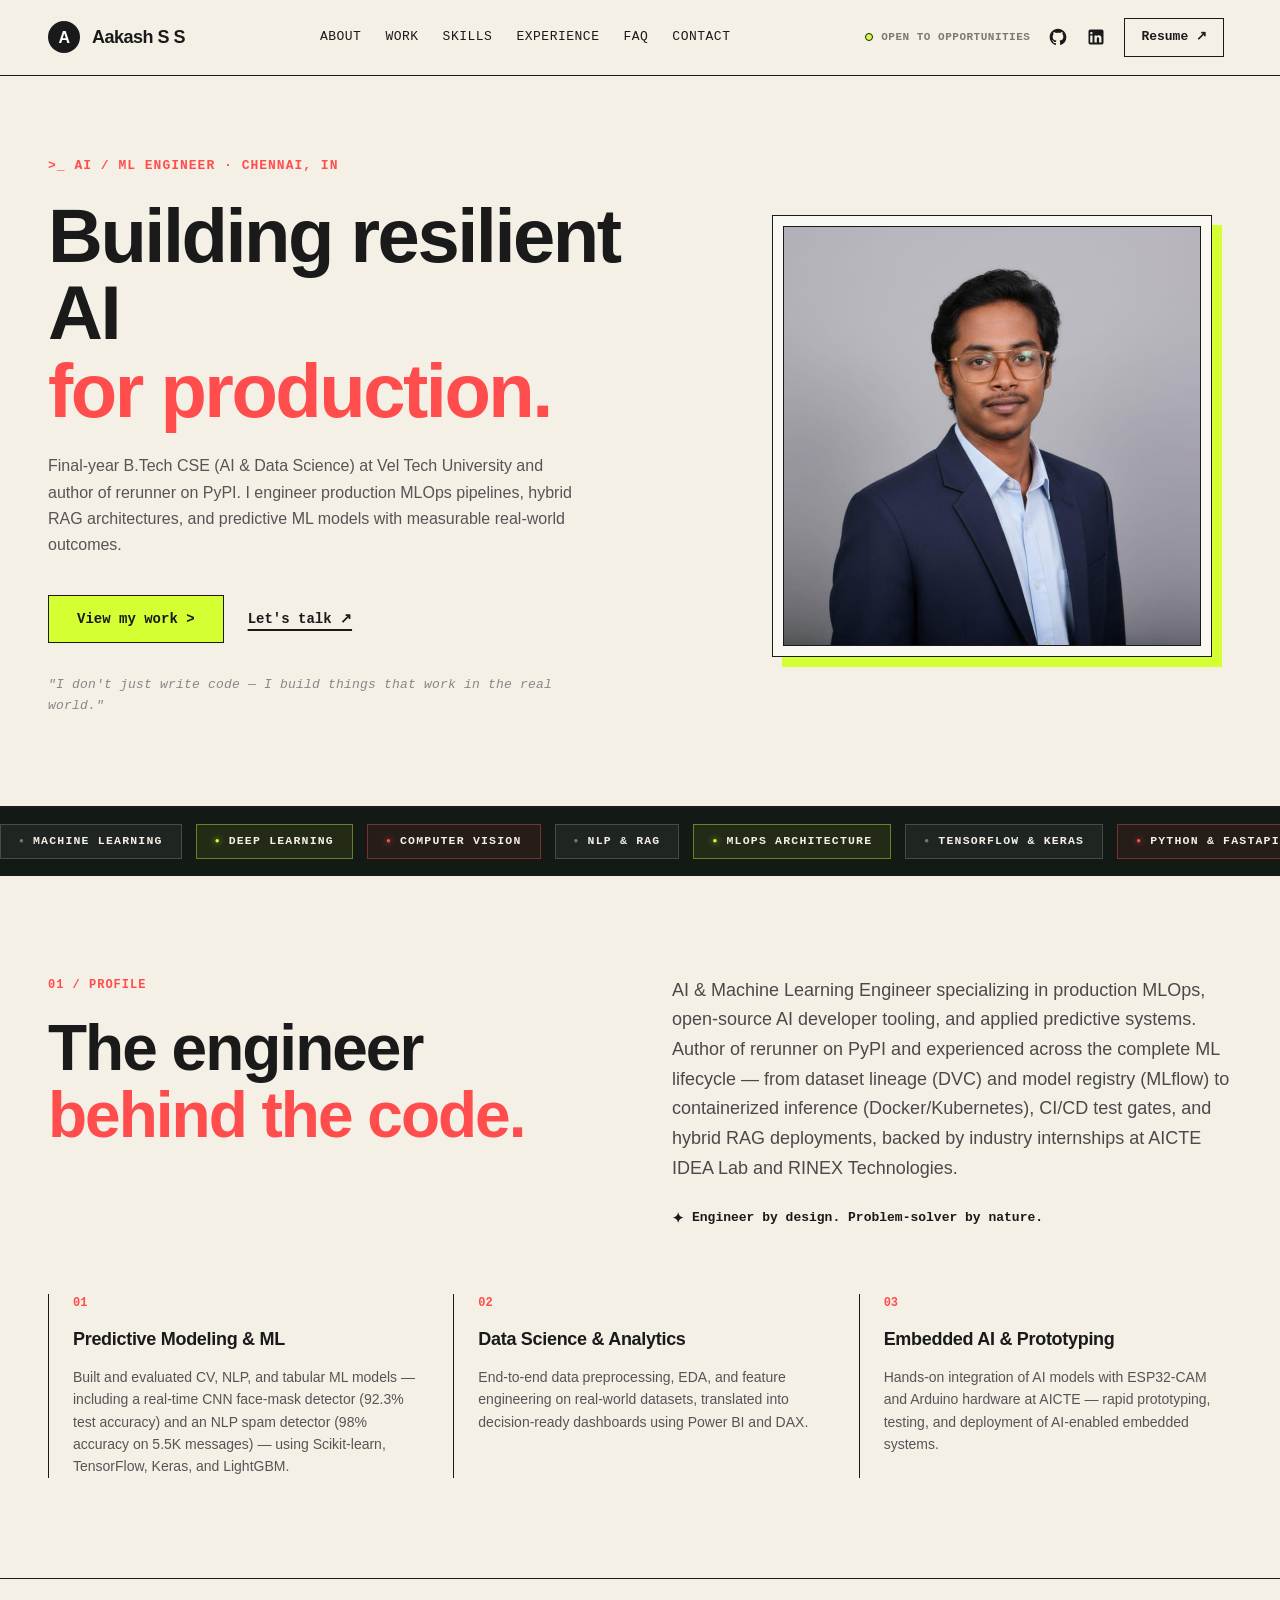
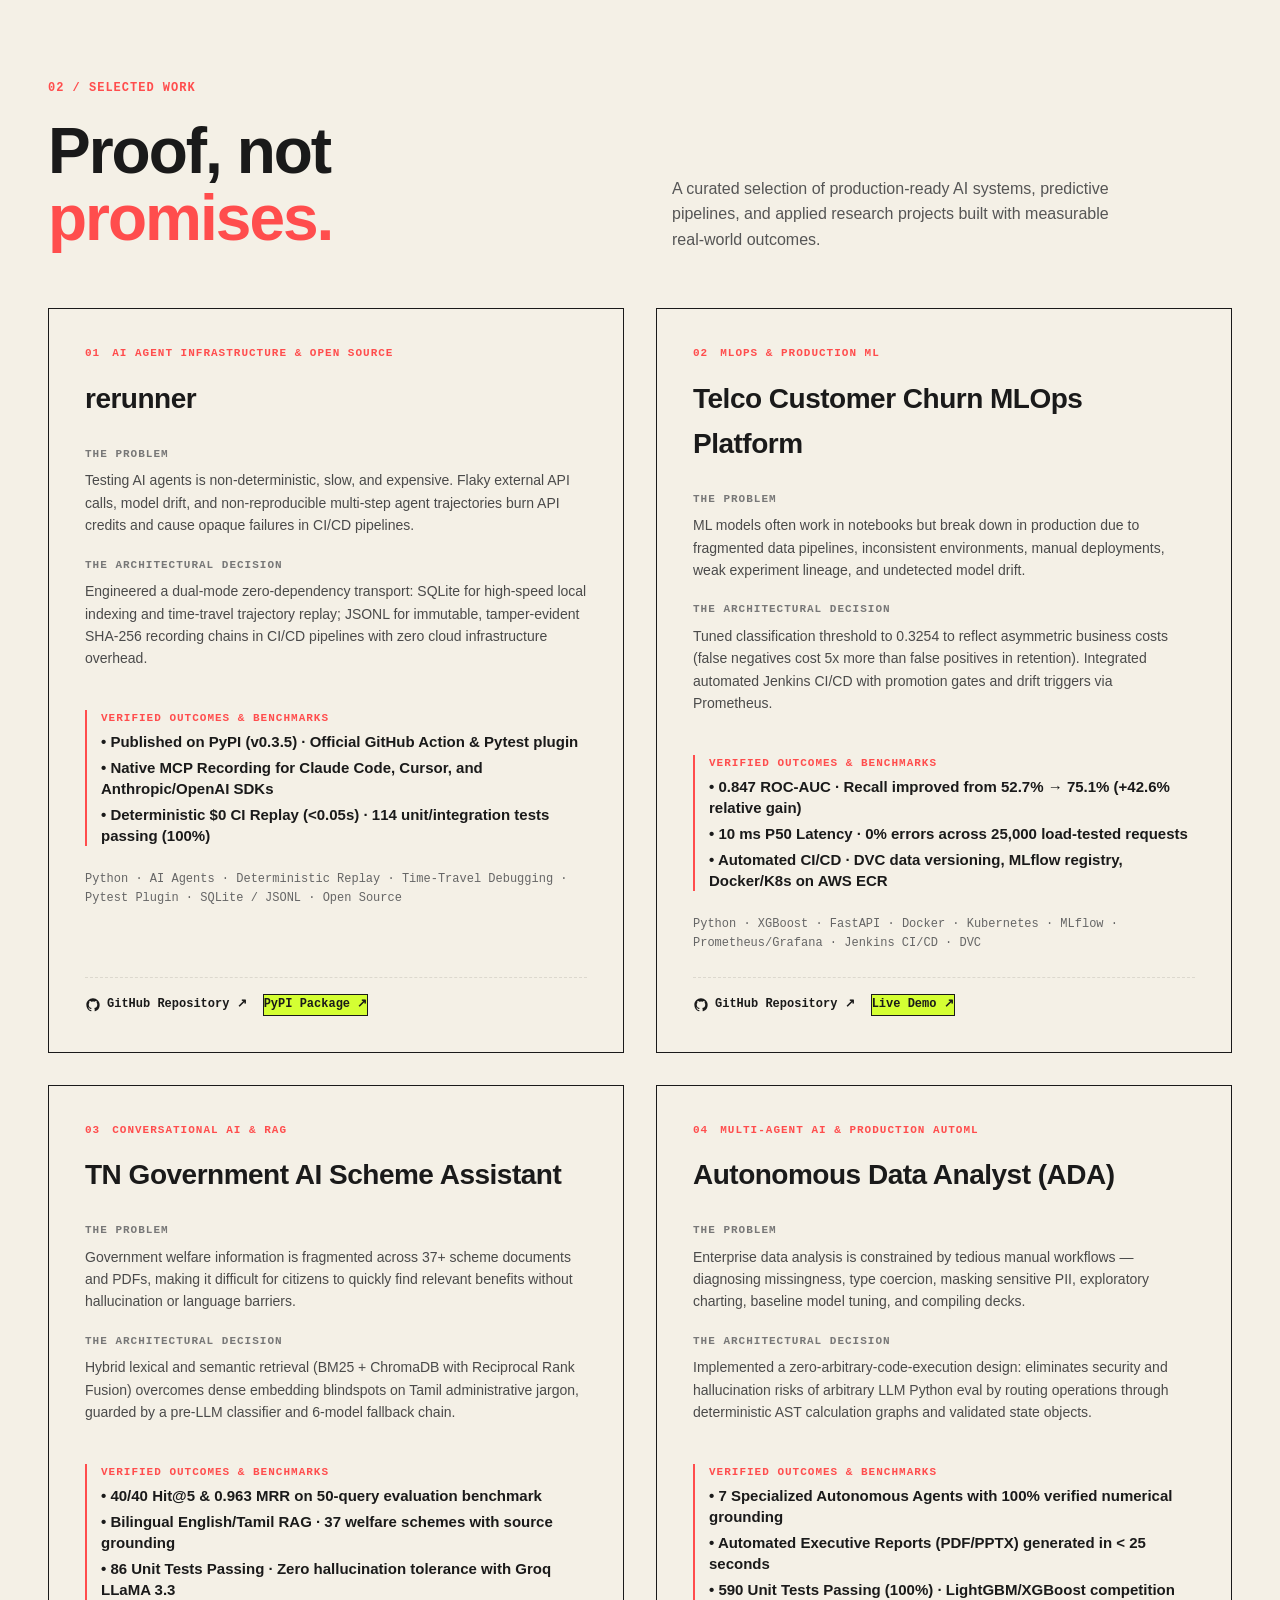
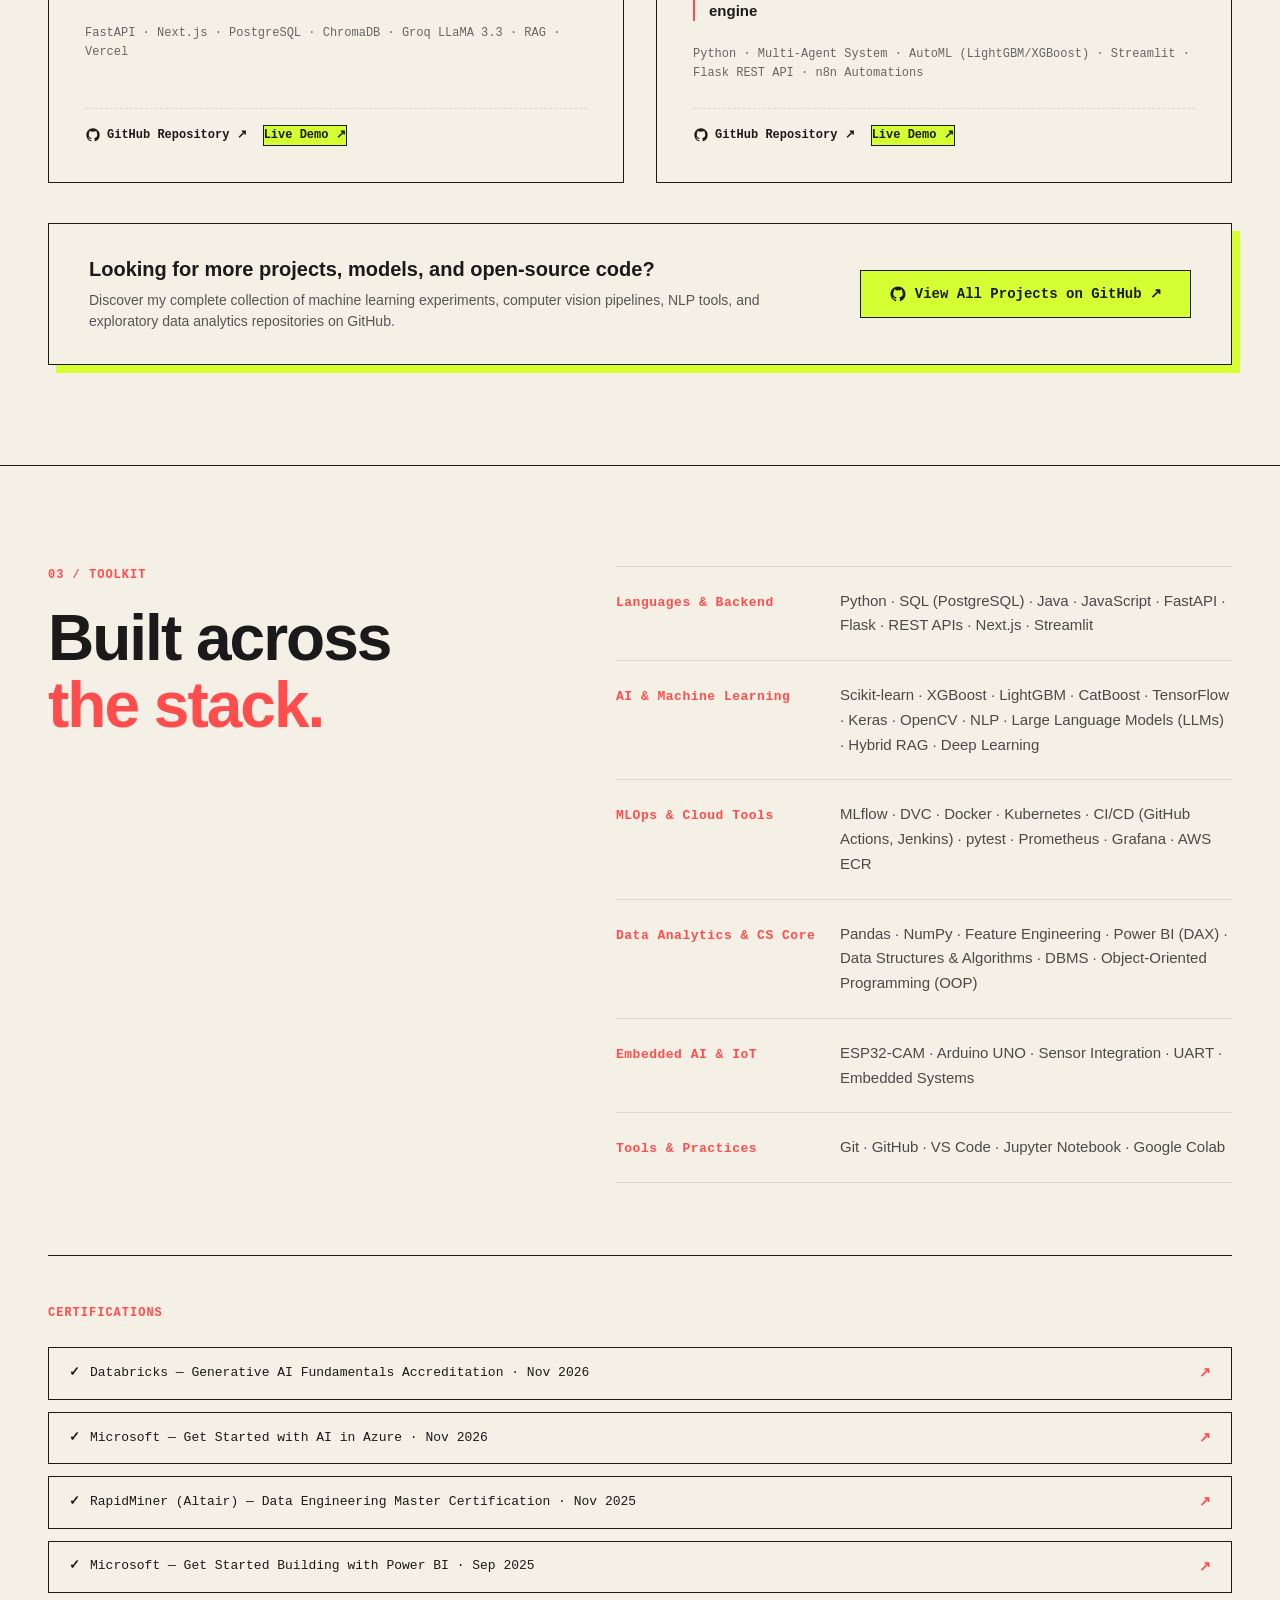
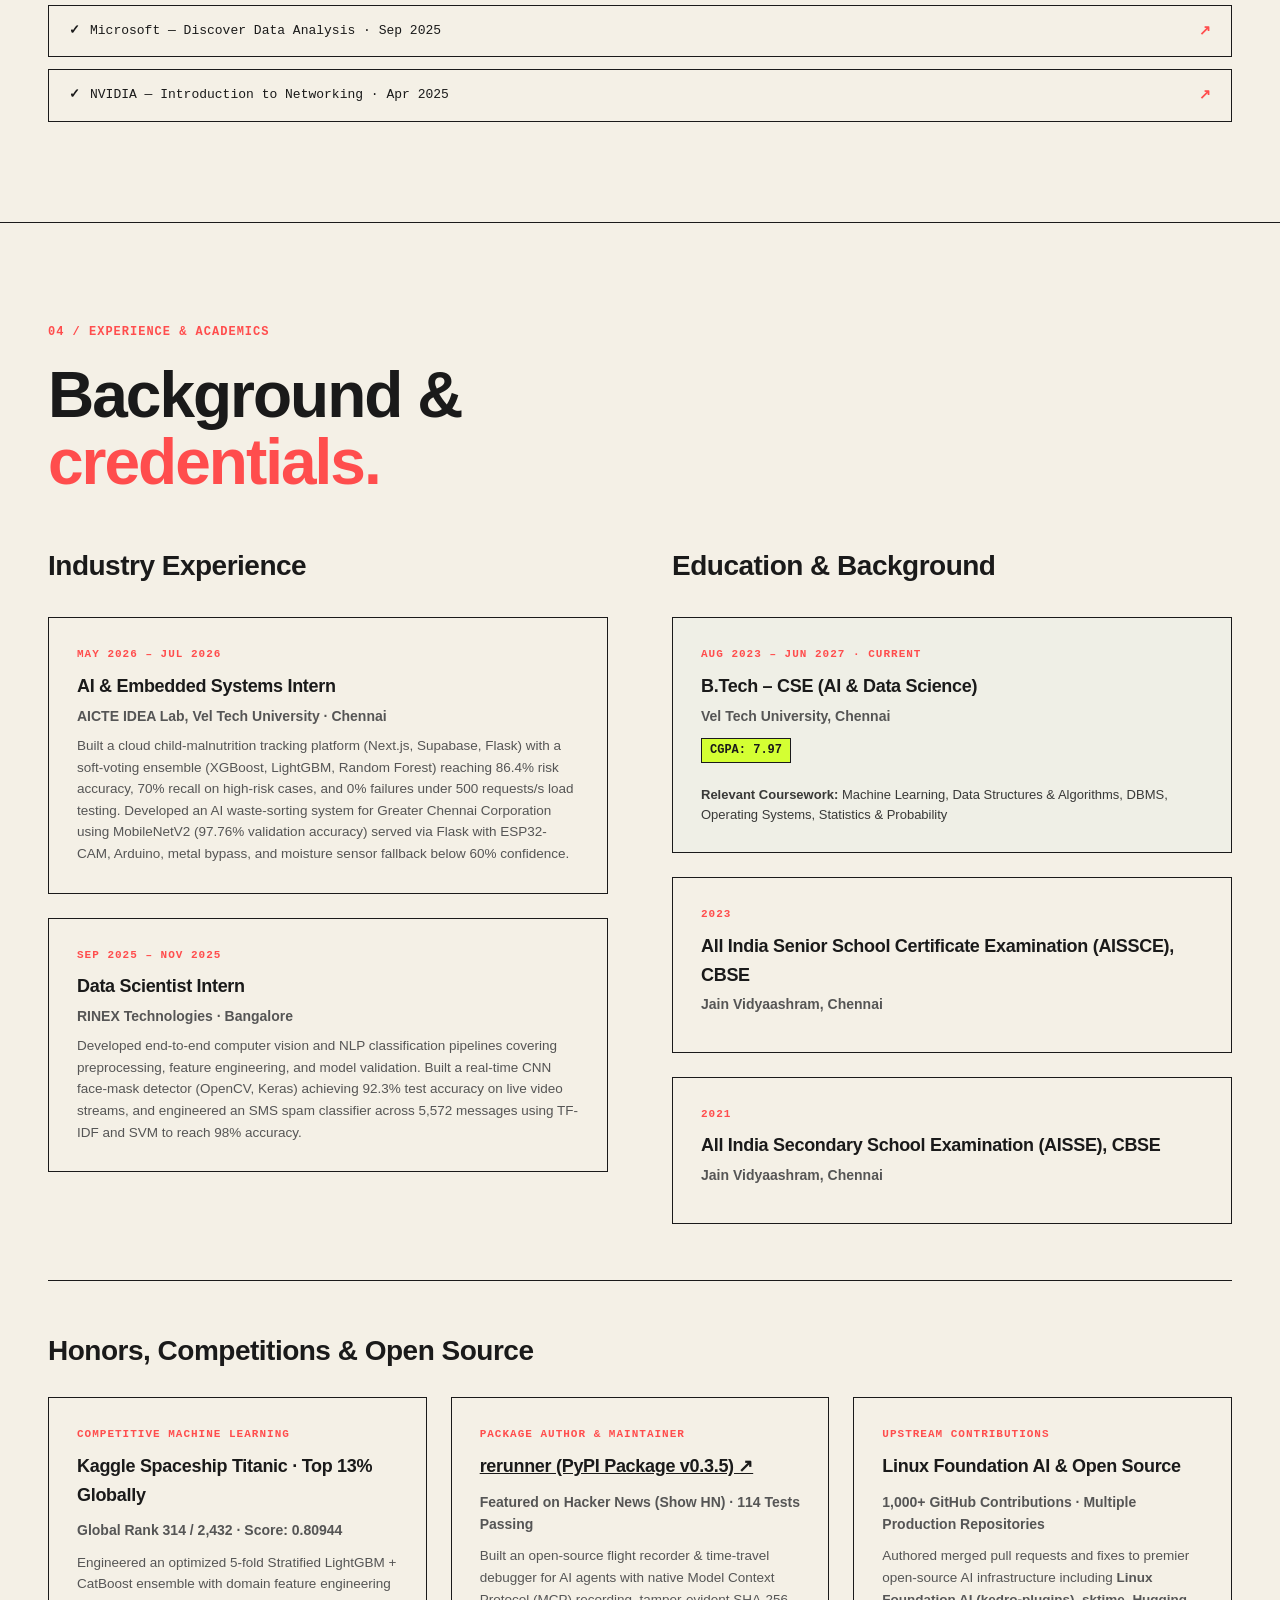
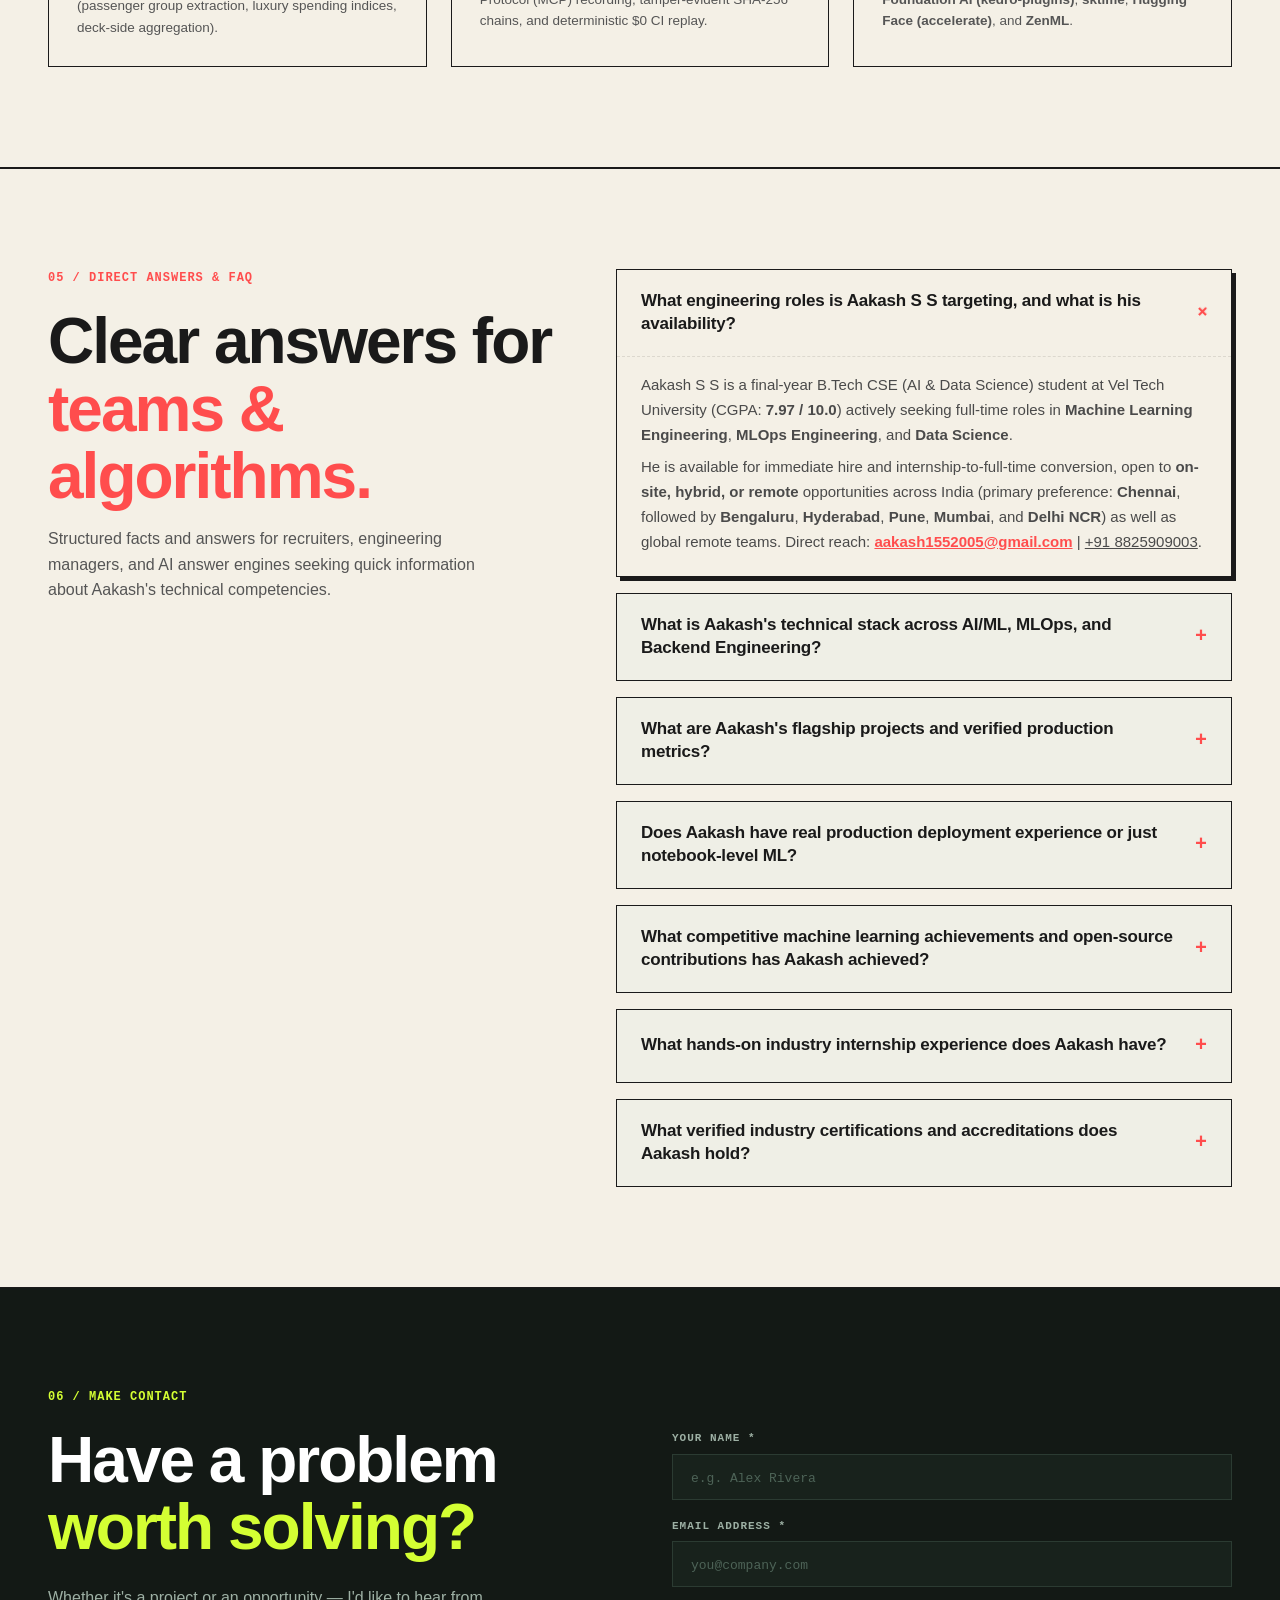
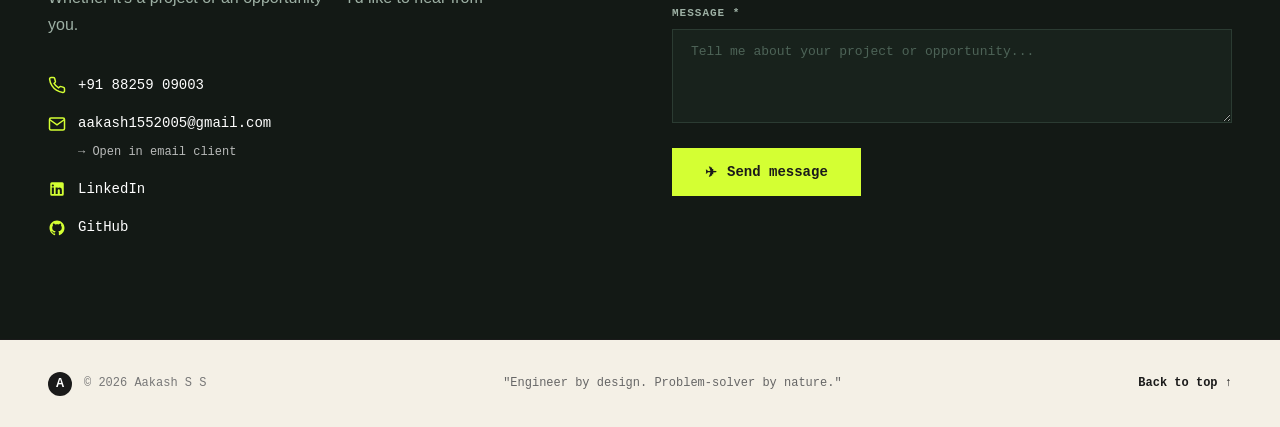
<file: index.html>
<!DOCTYPE html>
<html lang="en">
<head>
  <meta charset="UTF-8">
  <meta name="viewport" content="width=device-width, initial-scale=1.0">
  <meta http-equiv="X-UA-Compatible" content="IE=edge">
  <meta http-equiv="Content-Security-Policy" content="default-src 'self' https:; script-src 'self' 'nonce-aakash2026ldjson' https://fonts.googleapis.com; style-src 'self' 'unsafe-inline' https://fonts.googleapis.com; font-src 'self' https://fonts.gstatic.com data:; img-src 'self' data: https:; connect-src 'self' https://api.web3forms.com; frame-ancestors 'none'; object-src 'none'; base-uri 'self';">
  <meta http-equiv="X-Content-Type-Options" content="nosniff">
  <meta name="referrer" content="strict-origin-when-cross-origin">
  <meta name="google-site-verification" content="-qx4MP8jLqt6kHz3kRDalnD9yBT0jO_F91brX0Mq7cc" />
  <title>Aakash S S | AI &amp; Machine Learning Engineer Portfolio</title>
  <meta name="description" content="Official portfolio of Aakash S S — AI &amp; ML Engineer in Chennai. Specializing in Deep Learning, Computer Vision, MLOps, NLP, and Predictive Analytics.">
  <meta name="keywords" content="Aakash S S, Aakash SS, AI Engineer, Machine Learning Engineer, Data Scientist, Deep Learning, Computer Vision, MLOps, Vel Tech University, Chennai, TensorFlow, PyTorch, Python">
  <meta name="author" content="Aakash S S">
  <meta name="robots" content="index, follow, max-image-preview:large, max-snippet:-1, max-video-preview:-1">
  <link rel="canonical" href="https://aakash1552005.github.io/">
  <link rel="icon" type="image/svg+xml" href="favicon.svg">
  
  <!-- Open Graph / Facebook / LinkedIn / WhatsApp -->
  <meta property="og:type" content="profile">
  <meta property="og:site_name" content="Aakash S S Portfolio">
  <meta property="og:locale" content="en_US">
  <meta property="og:url" content="https://aakash1552005.github.io/">
  <meta property="og:title" content="Aakash S S | AI &amp; Machine Learning Engineer">
  <meta property="og:description" content="Building resilient AI for production. Final-year B.Tech CSE (AI & Data Science) at Vel Tech University and author of rerunner on PyPI. Engineering production MLOps pipelines, hybrid RAG architectures, and predictive ML models.">
  <meta property="og:image" content="https://aakash1552005.github.io/headshot.jpg">
  <meta property="og:image:secure_url" content="https://aakash1552005.github.io/headshot.jpg">
  <meta property="og:image:width" content="1006">
  <meta property="og:image:height" content="832">
  <meta property="og:image:alt" content="Aakash S S - AI &amp; Machine Learning Engineer">
  <meta property="og:image:type" content="image/jpeg">

  <!-- Twitter / X Meta -->
  <meta name="twitter:card" content="summary_large_image">
  <meta name="twitter:title" content="Aakash S S | AI &amp; ML Engineer">
  <meta name="twitter:description" content="Building resilient AI for production. Final-year B.Tech CSE (AI & Data Science) at Vel Tech University and author of rerunner on PyPI.">
  <meta name="twitter:image" content="https://aakash1552005.github.io/headshot.jpg">
  <meta name="twitter:image:alt" content="Aakash S S - AI &amp; Machine Learning Engineer">

  <!-- LLM & AI Context Disclosures (GEO) -->
  <link rel="alternate" type="text/plain" href="https://aakash1552005.github.io/llms.txt" title="LLM Context Summary">
  <link rel="alternate" type="text/plain" href="https://aakash1552005.github.io/llms-full.txt" title="LLM Full Context Documentation">

  <!-- Performance: Preload Above-the-Fold Hero Portrait Image -->
  <link rel="preload" as="image" href="headshot.jpg" fetchpriority="high">

  <!-- Google Fonts: Space Grotesk, Inter, JetBrains Mono -->
  <link rel="preconnect" href="https://fonts.googleapis.com">
  <link rel="preconnect" href="https://fonts.gstatic.com" crossorigin>
  <link href="https://fonts.googleapis.com/css2?family=Inter:wght@400;500;600;700&family=JetBrains+Mono:ital,wght@0,400;0,500;0,600;0,700;1,400&family=Space+Grotesk:wght@500;600;700;800&display=swap" rel="stylesheet">
  
  <!-- Stylesheet -->
  <link rel="stylesheet" href="style.css">

  <!-- Comprehensive Schema.org Graph for SEO, AEO & GEO -->
  <script type="application/ld+json" nonce="aakash2026ldjson">
  {
    "@context": "https://schema.org",
    "@graph": [
      {
        "@type": "WebSite",
        "@id": "https://aakash1552005.github.io/#website",
        "url": "https://aakash1552005.github.io/",
        "name": "Aakash S S | AI & Machine Learning Engineer Portfolio",
        "description": "Official developer portfolio of Aakash S S — AI & Machine Learning Engineer and Data Scientist specializing in Deep Learning, Computer Vision, MLOps, and Predictive Analytics.",
        "inLanguage": "en-US",
        "publisher": {
          "@id": "https://aakash1552005.github.io/#person"
        }
      },
      {
        "@type": "ProfilePage",
        "@id": "https://aakash1552005.github.io/#profilepage",
        "url": "https://aakash1552005.github.io/",
        "name": "Aakash S S — AI & Machine Learning Engineer",
        "isPartOf": {
          "@id": "https://aakash1552005.github.io/#website"
        },
        "about": {
          "@id": "https://aakash1552005.github.io/#person"
        },
        "mainEntity": {
          "@id": "https://aakash1552005.github.io/#person"
        },
        "speakable": {
          "@type": "SpeakableSpecification",
          "cssSelector": [".hero-title", ".hero-description", ".hero-quote", ".faq-answer"]
        }
      },
      {
        "@type": "Person",
        "@id": "https://aakash1552005.github.io/#person",
        "name": "Aakash S S",
        "alternateName": ["AAKASH S S", "Aakash SS", "Aakash S S AI Engineer", "Aakash S S Chennai", "Aakash Vel Tech"],
        "jobTitle": "AI & Machine Learning Engineer",
        "description": "AI & Machine Learning Engineer building predictive models, computer vision systems, RAG applications, and production MLOps pipelines.",
        "telephone": "+918825909003",
        "email": "aakash1552005@gmail.com",
        "url": "https://aakash1552005.github.io/",
        "image": "https://aakash1552005.github.io/headshot.jpg",
        "sameAs": [
          "https://github.com/aakash1552005",
          "https://www.linkedin.com/in/aakash-s-s-88b91a301"
        ],
        "address": {
          "@type": "PostalAddress",
          "addressLocality": "Chennai",
          "addressRegion": "Tamil Nadu",
          "addressCountry": "India"
        },
        "alumniOf": {
          "@type": "CollegeOrUniversity",
          "name": "Vel Tech Rangarajan Dr. Sagunthala R&D Institute of Science and Technology",
          "sameAs": "https://www.veltech.edu.in/",
          "address": "Chennai, Tamil Nadu, India"
        },
        "knowsAbout": [
          "Artificial Intelligence",
          "Machine Learning",
          "Deep Learning",
          "Computer Vision",
          "Natural Language Processing",
          "Retrieval-Augmented Generation",
          "MLOps",
          "Data Science",
          "TensorFlow",
          "PyTorch",
          "Keras",
          "Scikit-learn",
          "XGBoost",
          "FastAPI",
          "Kubernetes",
          "Docker",
          "MLflow",
          "Power BI",
          "Python",
          "SQL"
        ],
        "hasOccupation": {
          "@type": "Occupation",
          "name": "AI & Machine Learning Engineer",
          "skills": [
            "Deep Learning",
            "Computer Vision",
            "Natural Language Processing",
            "Retrieval-Augmented Generation",
            "MLOps",
            "Predictive Modeling",
            "Python",
            "TensorFlow",
            "PyTorch",
            "XGBoost",
            "FastAPI",
            "Docker",
            "Kubernetes",
            "SQL"
          ]
        }
      },
      {
        "@type": "ItemList",
        "@id": "https://aakash1552005.github.io/#projects",
        "name": "Aakash S S Featured AI & ML Projects",
        "itemListElement": [
          {
            "@type": "ListItem",
            "position": 1,
            "name": "rerunner",
            "description": "Deterministic flight recorder, $0 CI replay engine, and time-travel debugger for AI agents published on PyPI (v0.3.5) with native MCP support, tamper-evident SHA-256 chains, and 114 tests passing at 100%."
          },
          {
            "@type": "ListItem",
            "position": 2,
            "name": "Telco Customer Churn MLOps Platform",
            "description": "End-to-end MLOps pipeline achieving 0.847 ROC-AUC and recall improved from 52.7% to 75.1% through threshold optimization with automated Jenkins CI/CD, MLflow tracking, AWS ECR, and Docker/Kubernetes deployment."
          },
          {
            "@type": "ListItem",
            "position": 3,
            "name": "TN Government AI Scheme Assistant",
            "description": "Bilingual conversational RAG assistant querying 37 welfare schemes (40/40 Hit@5, 0.963 MRR) with source citations, 86 validation tests, and a 6-model fallback guardrail using Groq LLaMA 3.3, ChromaDB, and FastAPI."
          },
          {
            "@type": "ListItem",
            "position": 4,
            "name": "Autonomous Data Analyst (ADA)",
            "description": "Production multi-agent tabular intelligence and AutoML system orchestrating 7 specialized agents with 100% verified numerical grounding, zero arbitrary code execution, and 590 unit tests passing at 100%."
          }
        ]
      },
      {
        "@type": "FAQPage",
        "@id": "https://aakash1552005.github.io/#faq",
        "mainEntity": [
          {
            "@type": "Question",
            "name": "What engineering roles is Aakash S S targeting, and what is his availability?",
            "acceptedAnswer": {
              "@type": "Answer",
              "text": "Aakash S S is a final-year B.Tech CSE (AI & Data Science) student at Vel Tech University (CGPA: 7.97 / 10.0) targeting full-time roles in Machine Learning Engineering, MLOps Engineering, and Data Science. He is available for immediate hire and internship-to-full-time conversion, open to on-site, hybrid, or remote positions across India (Chennai, Bengaluru, Hyderabad, Pune, Mumbai, Delhi NCR) as well as global remote teams. Reach out via email at aakash1552005@gmail.com or phone +91 8825909003."
            }
          },
          {
            "@type": "Question",
            "name": "What is Aakash's technical stack across AI/ML, MLOps, and Backend Engineering?",
            "acceptedAnswer": {
              "@type": "Answer",
              "text": "Languages & Backend: Python, SQL (PostgreSQL), Java, JavaScript, FastAPI, Flask, REST APIs, JSON-RPC. AI & Machine Learning: Scikit-learn, XGBoost, LightGBM, CatBoost, TensorFlow, Keras, OpenCV, NLP, LLMs, Hybrid RAG (BM25 + ChromaDB with Reciprocal Rank Fusion), Model Context Protocol (MCP). MLOps & Cloud DevOps: MLflow, DVC, Docker, Kubernetes, Jenkins CI/CD, GitHub Actions (CI/CD with Trusted Publishing), AWS ECR, Prometheus & Grafana, Pytest, OpenTelemetry. Data & Core CS: Pandas, NumPy, Feature Engineering, Power BI, DAX, Data Structures & Algorithms, DBMS, OOP."
            }
          },
          {
            "@type": "Question",
            "name": "What are Aakash's flagship projects and verified production metrics?",
            "acceptedAnswer": {
              "@type": "Answer",
              "text": "Flagship projects with verified benchmarks include: 1) rerunner (Open Source on PyPI v0.3.5): Deterministic flight recorder, $0 CI replay engine (<0.05s per replay), and time-travel debugger for AI agents with native MCP recording and 114 tests passing at 100%. 2) Telco Customer Churn MLOps Platform: End-to-end MLOps pipeline on Docker/Kubernetes, MLflow, and Jenkins CI/CD with AWS ECR; XGBoost model achieves 0.847 ROC-AUC, 75.1% recall (+42.6% relative gain), and 10 ms P50 latency under 25K requests. 3) TN Government AI Scheme Assistant: Bilingual (English/Tamil) hybrid RAG assistant querying 37 welfare schemes with source grounding, 40/40 Hit@5, 0.963 MRR, and 86 unit tests. 4) Autonomous Data Analyst (ADA): 7-agent autonomous system producing executive PDF/PPTX reports in <25s with 100% verified numerical grounding and 590 unit tests passing at 100%."
            }
          },
          {
            "@type": "Question",
            "name": "Does Aakash have real production deployment experience or just notebook-level ML?",
            "acceptedAnswer": {
              "@type": "Answer",
              "text": "Yes — Aakash builds full production systems rather than isolated notebooks. His implementations include automated CI/CD pipelines (Jenkins, GitHub Actions), containerized microservices (Docker, Kubernetes, AWS ECR), experiment tracking & model registries (MLflow), data versioning (DVC), real-time monitoring for latency & drift (Prometheus, Grafana), and deterministic replay testing for AI agents (rerunner)."
            }
          },
          {
            "@type": "Question",
            "name": "What competitive machine learning achievements and open-source contributions has Aakash achieved?",
            "acceptedAnswer": {
              "@type": "Answer",
              "text": "Competitive ML: Ranked Global 314 / 2,432 (Top 13% Globally) with score 0.80944 on Kaggle Spaceship Titanic using a 5-fold Stratified LightGBM + CatBoost ensemble. Open Source: Creator and maintainer of rerunner (v0.3.5 on PyPI). Upstream Contributor: 1,000+ GitHub contributions with merged code contributions to leading open-source repositories including Linux Foundation AI (kedro-plugins), sktime, Hugging Face (accelerate), and ZenML."
            }
          },
          {
            "@type": "Question",
            "name": "What hands-on industry internship experience does Aakash have?",
            "acceptedAnswer": {
              "@type": "Answer",
              "text": "1) AICTE IDEA Lab, Vel Tech University (May 2026 – Jul 2026) as AI & Embedded Systems Intern: Built a cloud malnutrition tracking platform with a soft-voting ensemble (86.4% risk accuracy, 70% recall, 0% failures at 500 req/s load test) and an AI waste-sorting bin with MobileNetV2 (97.76% validation accuracy) on ESP32-CAM and Arduino. 2) RINEX Technologies, Bangalore (Sep 2025 – Nov 2025) as Data Scientist Intern: Developed real-time computer vision face-mask detection (92.3% test accuracy) and an NLP spam classifier (98% accuracy on 5,572 messages) benchmarked across Naive Bayes, Logistic Regression, and SVM."
            }
          },
          {
            "@type": "Question",
            "name": "What verified industry certifications and accreditations does Aakash hold?",
            "acceptedAnswer": {
              "@type": "Answer",
              "text": "Aakash holds 6 verified industry credentials: 1) Databricks — Generative AI Fundamentals Accreditation (Nov 2026). 2) Microsoft Learn — Get Started with AI in Azure (Nov 2026). 3) Microsoft Learn — Get Started Building with Power BI (Sep 2025). 4) Microsoft Learn — Discover Data Analysis (Sep 2025). 5) RapidMiner (Altair) — Data Engineering Master Certification (Nov 2025). 6) NVIDIA — Introduction to Networking (Apr 2025). All official PDF certificates are directly accessible on his portfolio."
            }
          }
        ]
      }
  </script>
</head>
<body>
  <a href="#main" class="skip-link">Skip to content</a>

  <!-- ==================== HEADER (NAVBAR) ==================== -->
  <header class="site-header" id="top">
    <div class="header-container">
      <!-- Left: Logo & Name -->
      <a href="#top" class="logo-group" aria-label="Aakash S S Home">
        <div class="logo-badge" aria-hidden="true">A</div>
        <span class="logo-text">Aakash S S</span>
      </a>

      <!-- Center: Navigation Links -->
      <nav class="nav-menu" aria-label="Main Navigation">
        <a href="#about" class="nav-link">ABOUT</a>
        <a href="#work" class="nav-link">WORK</a>
        <a href="#skills" class="nav-link">SKILLS</a>
        <a href="#experience" class="nav-link">EXPERIENCE</a>
        <a href="#faq" class="nav-link">FAQ</a>
        <a href="#contact" class="nav-link">CONTACT</a>
      </nav>

      <!-- Right: Status + Socials + Resume CTA -->
      <div class="header-actions">
        <div class="status-indicator" title="Actively looking for AI/ML roles">
          <span class="pulse-dot"></span>
          <span class="status-text">OPEN TO OPPORTUNITIES</span>
        </div>

        <!-- GitHub Icon -->
        <a href="https://github.com/aakash1552005" target="_blank" rel="me noopener noreferrer" class="icon-link" aria-label="GitHub Profile">
          <svg width="20" height="20" viewBox="0 0 24 24" fill="currentColor">
            <path fill-rule="evenodd" clip-rule="evenodd" d="M12 2C6.477 2 2 6.484 2 12.017c0 4.425 2.865 8.18 6.839 9.504.5.092.682-.217.682-.483 0-.237-.008-.868-.013-1.703-2.782.605-3.369-1.343-3.369-1.343-.454-1.158-1.11-1.466-1.11-1.466-.908-.62.069-.608.069-.608 1.003.07 1.53 1.032 1.53 1.032.892 1.53 2.341 1.088 2.91.832.092-.647.35-1.088.636-1.338-2.22-.253-4.555-1.113-4.555-4.951 0-1.093.39-1.988 1.029-2.688-.103-.253-.446-1.272.098-2.65 0 0 .84-.27 2.75 1.026A9.564 9.564 0 0112 6.844c.85.004 1.705.115 2.504.337 1.909-1.296 2.747-1.027 2.747-1.027.546 1.379.202 2.398.1 2.651.64.7 1.028 1.595 1.028 2.688 0 3.848-2.339 4.695-4.566 4.943.359.309.678.92.678 1.855 0 1.338-.012 2.419-.012 2.747 0 .268.18.58.688.482A10.019 10.019 0 0022 12.017C22 6.484 17.522 2 12 2z"/>
          </svg>
        </a>

        <!-- LinkedIn Icon -->
        <a href="https://www.linkedin.com/in/aakash-s-s-88b91a301" target="_blank" rel="me noopener noreferrer" class="icon-link" aria-label="LinkedIn Profile">
          <svg width="20" height="20" viewBox="0 0 24 24" fill="currentColor">
            <path d="M19 3a2 2 0 0 1 2 2v14a2 2 0 0 1-2 2H5a2 2 0 0 1-2-2V5a2 2 0 0 1 2-2h14m-.5 15.5v-5.3a3.26 3.26 0 0 0-3.26-3.26c-.85 0-1.84.52-2.28 1.3v-1.11h-2.79v8.37h2.79v-4.93c0-.77.62-1.4 1.39-1.4a1.4 1.4 0 0 1 1.4 1.4v4.93h2.75M6.46 8.76a1.45 1.45 0 1 0 0-2.9 1.45 1.45 0 0 0 0 2.9m1.39 9.74v-8.37H5.07v8.37h2.78z"/>
          </svg>
        </a>

        <!-- Resume Button -->
        <a href="#resumeModal" class="btn-resume" id="resumeBtn">Resume ↗</a>

        <!-- Hamburger Menu Button (Mobile) -->
        <button class="hamburger-btn" id="hamburgerBtn" aria-label="Open navigation menu" aria-expanded="false">
          <span class="bar"></span>
          <span class="bar"></span>
          <span class="bar"></span>
        </button>
      </div>
    </div>
  </header>

  <!-- Mobile Navigation Drawer -->
  <div class="mobile-nav-overlay" id="mobileNavOverlay"></div>
  <nav class="mobile-nav" id="mobileNav" aria-label="Mobile Navigation">
    <button class="mobile-nav-close" id="mobileNavClose" aria-label="Close navigation menu">✕</button>
    <a href="#about" class="mobile-nav-link">ABOUT</a>
    <a href="#work" class="mobile-nav-link">WORK</a>
    <a href="#skills" class="mobile-nav-link">SKILLS</a>
    <a href="#experience" class="mobile-nav-link">EXPERIENCE</a>
    <a href="#faq" class="mobile-nav-link">FAQ</a>
    <a href="#contact" class="mobile-nav-link">CONTACT</a>
  </nav>

  <main id="main">
    <!-- ==================== HERO SECTION ==================== -->
    <section class="hero-section" id="hero">
      <div class="hero-container">
        <!-- Left Content -->
        <div class="hero-content">
          <div class="hero-eyebrow">&gt;_ AI / ML ENGINEER · CHENNAI, IN</div>
          
          <h1 class="hero-title">
            Building resilient AI<br>
            <span class="highlight-coral">for production.</span>
          </h1>

          <p class="hero-description">
            Final-year B.Tech CSE (AI &amp; Data Science) at Vel Tech University and author of rerunner on PyPI. I engineer production MLOps pipelines, hybrid RAG architectures, and predictive ML models with measurable real-world outcomes.
          </p>

          <!-- Button and Link Alignment Container -->
          <div class="hero-actions">
            <a href="#work" class="btn-primary">View my work &gt;</a>
            <a href="#contact" class="btn-secondary">Let's talk ↗</a>
          </div>

          <!-- Grouped floating quote with proper styling -->
          <div class="hero-quote">
            "I don't just write code — I build things that work in the real world."
          </div>
        </div>

        <!-- Right Clean Editorial Portrait Box -->
        <div class="hero-visual">
          <div class="hero-portrait-card">
            <div class="portrait-img-wrapper">
              <img
                src="headshot.jpg"
                alt="Aakash S S - AI &amp; Machine Learning Engineer"
                class="hero-portrait-img"
                id="headshotImg"
                loading="eager"
                fetchpriority="high"
                decoding="async"
                width="440"
                height="420"
              />
            </div>
          </div>
        </div>
      </div>
    </section>

    <!-- ==================== MARQUEE TICKER BANNER (HIGH-ENERGY BRUTALIST PILLS) ==================== -->
    <section class="ticker-section" aria-label="Technical competencies ticker">
      <div class="ticker-track">
        <div class="ticker-content">
          <div class="ticker-pill"><span class="pill-dot">●</span> MACHINE LEARNING</div>
          <div class="ticker-pill active-lime"><span class="pill-dot lime">●</span> DEEP LEARNING</div>
          <div class="ticker-pill active-coral"><span class="pill-dot coral">●</span> COMPUTER VISION</div>
          <div class="ticker-pill"><span class="pill-dot">●</span> NLP &amp; RAG</div>
          <div class="ticker-pill active-lime"><span class="pill-dot lime">●</span> MLOPS ARCHITECTURE</div>
          <div class="ticker-pill"><span class="pill-dot">●</span> TENSORFLOW &amp; KERAS</div>
          <div class="ticker-pill active-coral"><span class="pill-dot coral">●</span> PYTHON &amp; FASTAPI</div>
          <div class="ticker-pill active-lime"><span class="pill-dot lime">●</span> EMBEDDED AI &amp; IOT</div>
          <div class="ticker-pill"><span class="pill-dot">●</span> POWER BI &amp; DAX</div>
        </div>
        <div class="ticker-content" aria-hidden="true">
          <div class="ticker-pill"><span class="pill-dot">●</span> MACHINE LEARNING</div>
          <div class="ticker-pill active-lime"><span class="pill-dot lime">●</span> DEEP LEARNING</div>
          <div class="ticker-pill active-coral"><span class="pill-dot coral">●</span> COMPUTER VISION</div>
          <div class="ticker-pill"><span class="pill-dot">●</span> NLP &amp; RAG</div>
          <div class="ticker-pill active-lime"><span class="pill-dot lime">●</span> MLOPS ARCHITECTURE</div>
          <div class="ticker-pill"><span class="pill-dot">●</span> TENSORFLOW &amp; KERAS</div>
          <div class="ticker-pill active-coral"><span class="pill-dot coral">●</span> PYTHON &amp; FASTAPI</div>
          <div class="ticker-pill active-lime"><span class="pill-dot lime">●</span> EMBEDDED AI &amp; IOT</div>
          <div class="ticker-pill"><span class="pill-dot">●</span> POWER BI &amp; DAX</div>
        </div>
      </div>
    </section>

    <!-- ==================== 01 / PROFILE (ABOUT) ==================== -->
    <section class="section profile-section" id="about">
      <div class="section-container">
        <div class="profile-top-grid">
          <!-- Left Column -->
          <div class="profile-left">
            <div class="section-eyebrow">01 / PROFILE</div>
            <h2 class="section-heading">
              The engineer<br>
              <span class="highlight-coral">behind the code.</span>
            </h2>
          </div>

          <!-- Right Column -->
          <div class="profile-right">
            <p class="profile-bio">
              AI &amp; Machine Learning Engineer specializing in production MLOps, open-source AI developer tooling, and applied predictive systems. Author of rerunner on PyPI and experienced across the complete ML lifecycle — from dataset lineage (DVC) and model registry (MLflow) to containerized inference (Docker/Kubernetes), CI/CD test gates, and hybrid RAG deployments, backed by industry internships at AICTE IDEA Lab and RINEX Technologies.
            </p>
            <div class="profile-mantra">
              <span class="sparkle-icon">✦</span> Engineer by design. Problem-solver by nature.
            </div>
          </div>
        </div>

        <!-- 3 Highlight Cards -->
        <div class="highlight-cards-grid">
          <!-- Card 1 -->
          <div class="highlight-card">
            <div class="card-num">01</div>
            <h3 class="card-title">Predictive Modeling &amp; ML</h3>
            <p class="card-desc">
              Built and evaluated CV, NLP, and tabular ML models — including a real-time CNN face-mask detector (92.3% test accuracy) and an NLP spam detector (98% accuracy on 5.5K messages) — using Scikit-learn, TensorFlow, Keras, and LightGBM.
            </p>
          </div>

          <!-- Card 2 -->
          <div class="highlight-card">
            <div class="card-num">02</div>
            <h3 class="card-title">Data Science &amp; Analytics</h3>
            <p class="card-desc">
              End-to-end data preprocessing, EDA, and feature engineering on real-world datasets, translated into decision-ready dashboards using Power BI and DAX.
            </p>
          </div>

          <!-- Card 3 -->
          <div class="highlight-card">
            <div class="card-num">03</div>
            <h3 class="card-title">Embedded AI &amp; Prototyping</h3>
            <p class="card-desc">
              Hands-on integration of AI models with ESP32-CAM and Arduino hardware at AICTE — rapid prototyping, testing, and deployment of AI-enabled embedded systems.
            </p>
          </div>
        </div>
      </div>
    </section>

    <!-- ==================== 02 / SELECTED WORK (PROJECTS) ==================== -->
    <section class="section work-section" id="work">
      <div class="section-container">
        <!-- Section Header -->
        <div class="work-header">
          <div class="work-header-left">
            <div class="section-eyebrow">02 / SELECTED WORK</div>
            <h2 class="section-heading">
              Proof, not<br>
              <span class="highlight-coral">promises.</span>
            </h2>
          </div>
          <div class="work-header-right">
            <p class="work-subtext">
              A curated selection of production-ready AI systems, predictive pipelines, and applied research projects built with measurable real-world outcomes.
            </p>
          </div>
        </div>

        <!-- Projects Grid (4 Flagship Projects) -->
        <div class="projects-grid">
          <!-- Project 1: rerunner -->
          <article class="project-card">
            <div class="project-meta">
              <span class="project-num">01</span>
              <span class="project-category">AI AGENT INFRASTRUCTURE &amp; OPEN SOURCE</span>
            </div>
            <h3 class="project-title">rerunner</h3>
            
            <div class="project-block">
              <div class="block-label">THE PROBLEM</div>
              <p class="block-text">
                Testing AI agents is non-deterministic, slow, and expensive. Flaky external API calls, model drift, and non-reproducible multi-step agent trajectories burn API credits and cause opaque failures in CI/CD pipelines.
              </p>
            </div>

            <div class="project-block">
              <div class="block-label">THE ARCHITECTURAL DECISION</div>
              <p class="block-text">
                Engineered a dual-mode zero-dependency transport: SQLite for high-speed local indexing and time-travel trajectory replay; JSONL for immutable, tamper-evident SHA-256 recording chains in CI/CD pipelines with zero cloud infrastructure overhead.
              </p>
            </div>

            <div class="outcome-box">
              <div class="outcome-label">VERIFIED OUTCOMES &amp; BENCHMARKS</div>
              <div class="outcome-val">
                <ul class="outcome-list" style="list-style: none; padding: 0; margin: 0; display: flex; flex-direction: column; gap: 5px;">
                  <li>• <strong>Published on PyPI (v0.3.5)</strong> · Official GitHub Action &amp; Pytest plugin</li>
                  <li>• <strong>Native MCP Recording</strong> for Claude Code, Cursor, and Anthropic/OpenAI SDKs</li>
                  <li>• <strong>Deterministic $0 CI Replay (&lt;0.05s)</strong> · 114 unit/integration tests passing (100%)</li>
                </ul>
              </div>
            </div>

            <div class="project-tags">
              <span>Python</span> · <span>AI Agents</span> · <span>Deterministic Replay</span> · <span>Time-Travel Debugging</span> · <span>Pytest Plugin</span> · <span>SQLite / JSONL</span> · <span>Open Source</span>
            </div>

            <div class="project-links">
              <a href="https://github.com/aakash1552005/rerunner" target="_blank" rel="nofollow noopener noreferrer" class="project-link">
                <svg width="16" height="16" viewBox="0 0 24 24" fill="currentColor"><path d="M12 2C6.477 2 2 6.484 2 12.017c0 4.425 2.865 8.18 6.839 9.504.5.092.682-.217.682-.483 0-.237-.008-.868-.013-1.703-2.782.605-3.369-1.343-3.369-1.343-.454-1.158-1.11-1.466-1.11-1.466-.908-.62.069-.608.069-.608 1.003.07 1.53 1.032 1.53 1.032.892 1.53 2.341 1.088 2.91.832.092-.647.35-1.088.636-1.338-2.22-.253-4.555-1.113-4.555-4.951 0-1.093.39-1.988 1.029-2.688-.103-.253-.446-1.272.098-2.65 0 0 .84-.27 2.75 1.026A9.564 9.564 0 0112 6.844c.85.004 1.705.115 2.504.337 1.909-1.296 2.747-1.027 2.747-1.027.546 1.379.202 2.398.1 2.651.64.7 1.028 1.595 1.028 2.688 0 3.848-2.339 4.695-4.566 4.943.359.309.678.92.678 1.855 0 1.338-.012 2.419-.012 2.747 0 .268.18.58.688.482A10.019 10.019 0 0022 12.017C22 6.484 17.522 2 12 2z"/></svg>
                <span>GitHub Repository ↗</span>
              </a>
              <a href="https://pypi.org/project/rerunner/" target="_blank" rel="nofollow noopener noreferrer" class="project-link live-link">
                <span>PyPI Package ↗</span>
              </a>
            </div>
          </article>

          <!-- Project 2: Telco Customer Churn MLOps Platform -->
          <article class="project-card">
            <div class="project-meta">
              <span class="project-num">02</span>
              <span class="project-category">MLOPS &amp; PRODUCTION ML</span>
            </div>
            <h3 class="project-title">Telco Customer Churn MLOps Platform</h3>
            
            <div class="project-block">
              <div class="block-label">THE PROBLEM</div>
              <p class="block-text">
                ML models often work in notebooks but break down in production due to fragmented data pipelines, inconsistent environments, manual deployments, weak experiment lineage, and undetected model drift.
              </p>
            </div>

            <div class="project-block">
              <div class="block-label">THE ARCHITECTURAL DECISION</div>
              <p class="block-text">
                Tuned classification threshold to 0.3254 to reflect asymmetric business costs (false negatives cost 5x more than false positives in retention). Integrated automated Jenkins CI/CD with promotion gates and drift triggers via Prometheus.
              </p>
            </div>

            <div class="outcome-box">
              <div class="outcome-label">VERIFIED OUTCOMES &amp; BENCHMARKS</div>
              <div class="outcome-val">
                <ul class="outcome-list" style="list-style: none; padding: 0; margin: 0; display: flex; flex-direction: column; gap: 5px;">
                  <li>• <strong>0.847 ROC-AUC</strong> · Recall improved from 52.7% → <strong>75.1%</strong> (+42.6% relative gain)</li>
                  <li>• <strong>10 ms P50 Latency</strong> · 0% errors across 25,000 load-tested requests</li>
                  <li>• <strong>Automated CI/CD</strong> · DVC data versioning, MLflow registry, Docker/K8s on AWS ECR</li>
                </ul>
              </div>
            </div>

            <div class="project-tags">
              <span>Python</span> · <span>XGBoost</span> · <span>FastAPI</span> · <span>Docker</span> · <span>Kubernetes</span> · <span>MLflow</span> · <span>Prometheus/Grafana</span> · <span>Jenkins CI/CD</span> · <span>DVC</span>
            </div>

            <div class="project-links">
              <a href="https://github.com/aakash1552005/telco-churn-mlops" target="_blank" rel="nofollow noopener noreferrer" class="project-link">
                <svg width="16" height="16" viewBox="0 0 24 24" fill="currentColor"><path d="M12 2C6.477 2 2 6.484 2 12.017c0 4.425 2.865 8.18 6.839 9.504.5.092.682-.217.682-.483 0-.237-.008-.868-.013-1.703-2.782.605-3.369-1.343-3.369-1.343-.454-1.158-1.11-1.466-1.11-1.466-.908-.62.069-.608.069-.608 1.003.07 1.53 1.032 1.53 1.032.892 1.53 2.341 1.088 2.91.832.092-.647.35-1.088.636-1.338-2.22-.253-4.555-1.113-4.555-4.951 0-1.093.39-1.988 1.029-2.688-.103-.253-.446-1.272.098-2.65 0 0 .84-.27 2.75 1.026A9.564 9.564 0 0112 6.844c.85.004 1.705.115 2.504.337 1.909-1.296 2.747-1.027 2.747-1.027.546 1.379.202 2.398.1 2.651.64.7 1.028 1.595 1.028 2.688 0 3.848-2.339 4.695-4.566 4.943.359.309.678.92.678 1.855 0 1.338-.012 2.419-.012 2.747 0 .268.18.58.688.482A10.019 10.019 0 0022 12.017C22 6.484 17.522 2 12 2z"/></svg>
                <span>GitHub Repository ↗</span>
              </a>
              <a href="https://telco-churn-mlops.streamlit.app/" target="_blank" rel="nofollow noopener noreferrer" class="project-link live-link">
                <span>Live Demo ↗</span>
              </a>
            </div>
          </article>

          <!-- Project 3: TN Government AI Scheme Assistant -->
          <article class="project-card">
            <div class="project-meta">
              <span class="project-num">03</span>
              <span class="project-category">CONVERSATIONAL AI &amp; RAG</span>
            </div>
            <h3 class="project-title">TN Government AI Scheme Assistant</h3>
            
            <div class="project-block">
              <div class="block-label">THE PROBLEM</div>
              <p class="block-text">
                Government welfare information is fragmented across 37+ scheme documents and PDFs, making it difficult for citizens to quickly find relevant benefits without hallucination or language barriers.
              </p>
            </div>

            <div class="project-block">
              <div class="block-label">THE ARCHITECTURAL DECISION</div>
              <p class="block-text">
                Hybrid lexical and semantic retrieval (BM25 + ChromaDB with Reciprocal Rank Fusion) overcomes dense embedding blindspots on Tamil administrative jargon, guarded by a pre-LLM classifier and 6-model fallback chain.
              </p>
            </div>

            <div class="outcome-box">
              <div class="outcome-label">VERIFIED OUTCOMES &amp; BENCHMARKS</div>
              <div class="outcome-val">
                <ul class="outcome-list" style="list-style: none; padding: 0; margin: 0; display: flex; flex-direction: column; gap: 5px;">
                  <li>• <strong>40/40 Hit@5 &amp; 0.963 MRR</strong> on 50-query evaluation benchmark</li>
                  <li>• <strong>Bilingual English/Tamil RAG</strong> · 37 welfare schemes with source grounding</li>
                  <li>• <strong>86 Unit Tests Passing</strong> · Zero hallucination tolerance with Groq LLaMA 3.3</li>
                </ul>
              </div>
            </div>

            <div class="project-tags">
              <span>FastAPI</span> · <span>Next.js</span> · <span>PostgreSQL</span> · <span>ChromaDB</span> · <span>Groq LLaMA 3.3</span> · <span>RAG</span> · <span>Vercel</span>
            </div>

            <div class="project-links">
              <a href="https://github.com/aakash1552005/TNGov-AI-Assistant" target="_blank" rel="nofollow noopener noreferrer" class="project-link">
                <svg width="16" height="16" viewBox="0 0 24 24" fill="currentColor"><path d="M12 2C6.477 2 2 6.484 2 12.017c0 4.425 2.865 8.18 6.839 9.504.5.092.682-.217.682-.483 0-.237-.008-.868-.013-1.703-2.782.605-3.369-1.343-3.369-1.343-.454-1.158-1.11-1.466-1.11-1.466-.908-.62.069-.608.069-.608 1.003.07 1.53 1.032 1.53 1.032.892 1.53 2.341 1.088 2.91.832.092-.647.35-1.088.636-1.338-2.22-.253-4.555-1.113-4.555-4.951 0-1.093.39-1.988 1.029-2.688-.103-.253-.446-1.272.098-2.65 0 0 .84-.27 2.75 1.026A9.564 9.564 0 0112 6.844c.85.004 1.705.115 2.504.337 1.909-1.296 2.747-1.027 2.747-1.027.546 1.379.202 2.398.1 2.651.64.7 1.028 1.595 1.028 2.688 0 3.848-2.339 4.695-4.566 4.943.359.309.678.92.678 1.855 0 1.338-.012 2.419-.012 2.747 0 .268.18.58.688.482A10.019 10.019 0 0022 12.017C22 6.484 17.522 2 12 2z"/></svg>
                <span>GitHub Repository ↗</span>
              </a>
              <a href="https://tn-gov-ai-assistant.vercel.app/" target="_blank" rel="nofollow noopener noreferrer" class="project-link live-link">
                <span>Live Demo ↗</span>
              </a>
            </div>
          </article>

          <!-- Project 4: Autonomous Data Analyst (ADA) -->
          <article class="project-card">
            <div class="project-meta">
              <span class="project-num">04</span>
              <span class="project-category">MULTI-AGENT AI &amp; PRODUCTION AUTOML</span>
            </div>
            <h3 class="project-title">Autonomous Data Analyst (ADA)</h3>
            
            <div class="project-block">
              <div class="block-label">THE PROBLEM</div>
              <p class="block-text">
                Enterprise data analysis is constrained by tedious manual workflows — diagnosing missingness, type coercion, masking sensitive PII, exploratory charting, baseline model tuning, and compiling decks.
              </p>
            </div>

            <div class="project-block">
              <div class="block-label">THE ARCHITECTURAL DECISION</div>
              <p class="block-text">
                Implemented a zero-arbitrary-code-execution design: eliminates security and hallucination risks of arbitrary LLM Python eval by routing operations through deterministic AST calculation graphs and validated state objects.
              </p>
            </div>

            <div class="outcome-box">
              <div class="outcome-label">VERIFIED OUTCOMES &amp; BENCHMARKS</div>
              <div class="outcome-val">
                <ul class="outcome-list" style="list-style: none; padding: 0; margin: 0; display: flex; flex-direction: column; gap: 5px;">
                  <li>• <strong>7 Specialized Autonomous Agents</strong> with 100% verified numerical grounding</li>
                  <li>• <strong>Automated Executive Reports</strong> (PDF/PPTX) generated in <strong>&lt; 25 seconds</strong></li>
                  <li>• <strong>590 Unit Tests Passing (100%)</strong> · LightGBM/XGBoost competition engine</li>
                </ul>
              </div>
            </div>

            <div class="project-tags">
              <span>Python</span> · <span>Multi-Agent System</span> · <span>AutoML (LightGBM/XGBoost)</span> · <span>Streamlit</span> · <span>Flask REST API</span> · <span>n8n Automations</span>
            </div>

            <div class="project-links">
              <a href="https://github.com/aakash1552005/Autonomous-Data-Analyst" target="_blank" rel="nofollow noopener noreferrer" class="project-link">
                <svg width="16" height="16" viewBox="0 0 24 24" fill="currentColor"><path d="M12 2C6.477 2 2 6.484 2 12.017c0 4.425 2.865 8.18 6.839 9.504.5.092.682-.217.682-.483 0-.237-.008-.868-.013-1.703-2.782.605-3.369-1.343-3.369-1.343-.454-1.158-1.11-1.466-1.11-1.466-.908-.62.069-.608.069-.608 1.003.07 1.53 1.032 1.53 1.032.892 1.53 2.341 1.088 2.91.832.092-.647.35-1.088.636-1.338-2.22-.253-4.555-1.113-4.555-4.951 0-1.093.39-1.988 1.029-2.688-.103-.253-.446-1.272.098-2.65 0 0 .84-.27 2.75 1.026A9.564 9.564 0 0112 6.844c.85.004 1.705.115 2.504.337 1.909-1.296 2.747-1.027 2.747-1.027.546 1.379.202 2.398.1 2.651.64.7 1.028 1.595 1.028 2.688 0 3.848-2.339 4.695-4.566 4.943.359.309.678.92.678 1.855 0 1.338-.012 2.419-.012 2.747 0 .268.18.58.688.482A10.019 10.019 0 0022 12.017C22 6.484 17.522 2 12 2z"/></svg>
                <span>GitHub Repository ↗</span>
              </a>
              <a href="https://autonomous--data--analyst.streamlit.app/" target="_blank" rel="nofollow noopener noreferrer" class="project-link live-link">
                <span>Live Demo ↗</span>
              </a>
            </div>
          </article>
        </div>

        <!-- GitHub Exploration Card (without eyebrow words) -->
        <div class="more-work-card">
          <div class="more-work-content">
            <h3 class="more-work-title">Looking for more projects, models, and open-source code?</h3>
            <p class="more-work-desc">
              Discover my complete collection of machine learning experiments, computer vision pipelines, NLP tools, and exploratory data analytics repositories on GitHub.
            </p>
          </div>
          <a href="https://github.com/aakash1552005" target="_blank" rel="nofollow noopener noreferrer" class="btn-primary more-work-btn">
            <svg width="18" height="18" viewBox="0 0 24 24" fill="currentColor" style="margin-right: 8px;"><path fill-rule="evenodd" clip-rule="evenodd" d="M12 2C6.477 2 2 6.484 2 12.017c0 4.425 2.865 8.18 6.839 9.504.5.092.682-.217.682-.483 0-.237-.008-.868-.013-1.703-2.782.605-3.369-1.343-3.369-1.343-.454-1.158-1.11-1.466-1.11-1.466-.908-.62.069-.608.069-.608 1.003.07 1.53 1.032 1.53 1.032.892 1.53 2.341 1.088 2.91.832.092-.647.35-1.088.636-1.338-2.22-.253-4.555-1.113-4.555-4.951 0-1.093.39-1.988 1.029-2.688-.103-.253-.446-1.272.098-2.65 0 0 .84-.27 2.75 1.026A9.564 9.564 0 0112 6.844c.85.004 1.705.115 2.504.337 1.909-1.296 2.747-1.027 2.747-1.027.546 1.379.202 2.398.1 2.651.64.7 1.028 1.595 1.028 2.688 0 3.848-2.339 4.695-4.566 4.943.359.309.678.92.678 1.855 0 1.338-.012 2.419-.012 2.747 0 .268.18.58.688.482A10.019 10.019 0 0022 12.017C22 6.484 17.522 2 12 2z"/></svg>
            <span>View All Projects on GitHub ↗</span>
          </a>
        </div>
      </div>
    </section>

    <!-- ==================== 03 / TOOLKIT (SKILLS) ==================== -->
    <section class="section toolkit-section" id="skills">
      <div class="section-container">
        <div class="toolkit-grid">
          <!-- Left Column -->
          <div class="toolkit-left">
            <div class="section-eyebrow">03 / TOOLKIT</div>
            <h2 class="section-heading">
              Built across<br>
              <span class="highlight-coral">the stack.</span>
            </h2>
          </div>

          <!-- Right Column (Resume Accurate Categories) -->
          <div class="toolkit-right">
            <!-- Row 1: Languages & Backend -->
            <div class="skill-row">
              <div class="skill-category">Languages &amp; Backend</div>
              <div class="skill-items">
                Python · SQL (PostgreSQL) · Java · JavaScript · FastAPI · Flask · REST APIs · Next.js · Streamlit
              </div>
            </div>

            <!-- Row 2: AI & Machine Learning -->
            <div class="skill-row">
              <div class="skill-category">AI &amp; Machine Learning</div>
              <div class="skill-items">
                Scikit-learn · XGBoost · LightGBM · CatBoost · TensorFlow · Keras · OpenCV · NLP · Large Language Models (LLMs) · Hybrid RAG · Deep Learning
              </div>
            </div>

            <!-- Row 3: MLOps & Cloud Tools -->
            <div class="skill-row">
              <div class="skill-category">MLOps &amp; Cloud Tools</div>
              <div class="skill-items">
                MLflow · DVC · Docker · Kubernetes · CI/CD (GitHub Actions, Jenkins) · pytest · Prometheus · Grafana · AWS ECR
              </div>
            </div>

            <!-- Row 4: Data Analytics & CS Core -->
            <div class="skill-row">
              <div class="skill-category">Data Analytics &amp; CS Core</div>
              <div class="skill-items">
                Pandas · NumPy · Feature Engineering · Power BI (DAX) · Data Structures &amp; Algorithms · DBMS · Object-Oriented Programming (OOP)
              </div>
            </div>

            <!-- Row 5: Embedded AI & IoT -->
            <div class="skill-row">
              <div class="skill-category">Embedded AI &amp; IoT</div>
              <div class="skill-items">
                ESP32-CAM · Arduino UNO · Sensor Integration · UART · Embedded Systems
              </div>
            </div>

            <!-- Row 6: Tools & Practices -->
            <div class="skill-row">
              <div class="skill-category">Tools &amp; Practices</div>
              <div class="skill-items">
                Git · GitHub · VS Code · Jupyter Notebook · Google Colab
              </div>
            </div>
          </div>
        </div>

        <!-- Certifications Block -->
        <div class="certifications-block">
          <h3 class="cert-eyebrow">CERTIFICATIONS</h3>
          <div class="cert-badges-grid">
            <!-- 1. Nov 2026: Databricks -->
            <a href="certificates/databricks_generative_ai_fundamentals_2026.pdf" target="_blank" rel="noopener noreferrer" type="application/pdf" class="cert-badge" title="View Official Databricks Accreditation PDF">
              <div class="cert-badge-left">
                <span class="check-icon">✓</span>
                <span>Databricks — Generative AI Fundamentals Accreditation · Nov 2026</span>
              </div>
              <span class="cert-badge-arrow">↗</span>
            </a>

            <!-- 2. Nov 2026: Microsoft AI in Azure -->
            <a href="certificates/microsoft_ai_azure_2026.pdf" target="_blank" rel="noopener noreferrer" type="application/pdf" class="cert-badge" title="View Official Microsoft Learn Achievement PDF">
              <div class="cert-badge-left">
                <span class="check-icon">✓</span>
                <span>Microsoft — Get Started with AI in Azure · Nov 2026</span>
              </div>
              <span class="cert-badge-arrow">↗</span>
            </a>

            <!-- 3. Nov 2025: RapidMiner -->
            <a href="certificates/rapidminer_data_engineering_master_2025.pdf" target="_blank" rel="noopener noreferrer" type="application/pdf" class="cert-badge" title="View Official Certificate PDF">
              <div class="cert-badge-left">
                <span class="check-icon">✓</span>
                <span>RapidMiner (Altair) — Data Engineering Master Certification · Nov 2025</span>
              </div>
              <span class="cert-badge-arrow">↗</span>
            </a>

            <!-- 4. Sep 2025: Microsoft Power BI -->
            <a href="certificates/microsoft_power_bi_2025.pdf" target="_blank" rel="noopener noreferrer" type="application/pdf" class="cert-badge" title="View Official Microsoft Learn Achievement PDF">
              <div class="cert-badge-left">
                <span class="check-icon">✓</span>
                <span>Microsoft — Get Started Building with Power BI · Sep 2025</span>
              </div>
              <span class="cert-badge-arrow">↗</span>
            </a>

            <!-- 5. Sep 2025: Microsoft Discover Data Analysis -->
            <a href="certificates/microsoft_data_analysis_2025.pdf" target="_blank" rel="noopener noreferrer" type="application/pdf" class="cert-badge" title="View Official Microsoft Learn Achievement PDF">
              <div class="cert-badge-left">
                <span class="check-icon">✓</span>
                <span>Microsoft — Discover Data Analysis · Sep 2025</span>
              </div>
              <span class="cert-badge-arrow">↗</span>
            </a>

            <!-- 6. Apr 2025: NVIDIA via Coursera -->
            <a href="certificates/nvidia_networking_2025.pdf" target="_blank" rel="noopener noreferrer" type="application/pdf" class="cert-badge" title="View Official Certificate PDF">
              <div class="cert-badge-left">
                <span class="check-icon">✓</span>
                <span>NVIDIA — Introduction to Networking · Apr 2025</span>
              </div>
              <span class="cert-badge-arrow">↗</span>
            </a>
          </div>
        </div>        </div>
      </div>
    </section>

    <!-- ==================== 04 / EXPERIENCE & EDUCATION ==================== -->
    <section class="section experience-section" id="experience">
      <div class="section-container">
        <div class="experience-header" style="margin-bottom: 48px;">
          <div class="section-eyebrow">04 / EXPERIENCE &amp; ACADEMICS</div>
          <h2 class="section-heading">
            Background &amp;<br>
            <span class="highlight-coral">credentials.</span>
          </h2>
        </div>
        <div class="experience-grid">
          <!-- Left Column: Experience -->
          <div class="exp-col">
            <h3 class="section-subheading">Industry Experience</h3>

            <div class="timeline-stack">
              <!-- Exp 1: AICTE -->
              <div class="timeline-card">
                <div class="timeline-period">MAY 2026 – JUL 2026</div>
                <h4 class="timeline-role">AI &amp; Embedded Systems Intern</h4>
                <div class="timeline-org">AICTE IDEA Lab, Vel Tech University · Chennai</div>
                <p class="timeline-desc">
                  Built a cloud child-malnutrition tracking platform (Next.js, Supabase, Flask) with a soft-voting ensemble (XGBoost, LightGBM, Random Forest) reaching 86.4% risk accuracy, 70% recall on high-risk cases, and 0% failures under 500 requests/s load testing. Developed an AI waste-sorting system for Greater Chennai Corporation using MobileNetV2 (97.76% validation accuracy) served via Flask with ESP32-CAM, Arduino, metal bypass, and moisture sensor fallback below 60% confidence.
                </p>
              </div>

              <!-- Exp 2: RINEX -->
              <div class="timeline-card">
                <div class="timeline-period">SEP 2025 – NOV 2025</div>
                <h4 class="timeline-role">Data Scientist Intern</h4>
                <div class="timeline-org">RINEX Technologies · Bangalore</div>
                <p class="timeline-desc">
                  Developed end-to-end computer vision and NLP classification pipelines covering preprocessing, feature engineering, and model validation. Built a real-time CNN face-mask detector (OpenCV, Keras) achieving 92.3% test accuracy on live video streams, and engineered an SMS spam classifier across 5,572 messages using TF-IDF and SVM to reach 98% accuracy.
                </p>
              </div>
            </div>
          </div>

          <!-- Right Column: Education -->
          <div class="edu-col">
            <h3 class="section-subheading">Education &amp; Background</h3>

            <div class="timeline-stack">
              <!-- Edu 1: Vel Tech -->
              <div class="timeline-card highlight-edu">
                <div class="timeline-period">AUG 2023 – JUN 2027 · CURRENT</div>
                <h4 class="timeline-role">B.Tech – CSE (AI &amp; Data Science)</h4>
                <div class="timeline-org">Vel Tech University, Chennai</div>
                <div class="timeline-gpa">CGPA: 7.97</div>
                <p class="timeline-coursework" style="margin-top: 10px; font-size: 13px; opacity: 0.85; line-height: 1.5;">
                  <strong>Relevant Coursework:</strong> Machine Learning, Data Structures &amp; Algorithms, DBMS, Operating Systems, Statistics &amp; Probability
                </p>
              </div>

              <!-- Edu 2: AISSCE -->
              <div class="timeline-card">
                <div class="timeline-period">2023</div>
                <h4 class="timeline-role">All India Senior School Certificate Examination (AISSCE), CBSE</h4>
                <div class="timeline-org">Jain Vidyaashram, Chennai</div>
              </div>

              <!-- Edu 3: AISSE -->
              <div class="timeline-card">
                <div class="timeline-period">2021</div>
                <h4 class="timeline-role">All India Secondary School Examination (AISSE), CBSE</h4>
                <div class="timeline-org">Jain Vidyaashram, Chennai</div>
              </div>
            </div>
          </div>
        </div>

        <!-- Honors, Competitions & Open Source Grid -->
        <div class="honors-block" style="margin-top: 56px; border-top: 1px solid var(--border-black); padding-top: 48px;">
          <h3 class="section-subheading" style="margin-bottom: 24px;">Honors, Competitions &amp; Open Source</h3>
          <div class="honors-grid" style="display: grid; grid-template-columns: repeat(auto-fit, minmax(300px, 1fr)); gap: 24px;">
            <!-- Honor 1: Kaggle -->
            <div class="timeline-card">
              <div class="timeline-period" style="color: var(--accent-coral);">COMPETITIVE MACHINE LEARNING</div>
              <h4 class="timeline-role" style="margin: 6px 0 10px;">Kaggle Spaceship Titanic · Top 13% Globally</h4>
              <div class="timeline-org" style="margin-bottom: 10px;">Global Rank 314 / 2,432 · Score: 0.80944</div>
              <p class="timeline-desc">
                Engineered an optimized 5-fold Stratified LightGBM + CatBoost ensemble with domain feature engineering (passenger group extraction, luxury spending indices, deck-side aggregation).
              </p>
            </div>

            <!-- Honor 2: Open Source PyPI -->
            <div class="timeline-card">
              <div class="timeline-period" style="color: var(--accent-coral);">PACKAGE AUTHOR &amp; MAINTAINER</div>
              <h4 class="timeline-role" style="margin: 6px 0 10px;"><a href="https://pypi.org/project/rerunner/" target="_blank" rel="noopener noreferrer" style="color: inherit; text-decoration: underline;">rerunner (PyPI Package v0.3.5) ↗</a></h4>
              <div class="timeline-org" style="margin-bottom: 10px;">Featured on Hacker News (Show HN) · 114 Tests Passing</div>
              <p class="timeline-desc">
                Built an open-source flight recorder &amp; time-travel debugger for AI agents with native Model Context Protocol (MCP) recording, tamper-evident SHA-256 chains, and deterministic $0 CI replay.
              </p>
            </div>

            <!-- Honor 3: Upstream Open Source -->
            <div class="timeline-card">
              <div class="timeline-period" style="color: var(--accent-coral);">UPSTREAM CONTRIBUTIONS</div>
              <h4 class="timeline-role" style="margin: 6px 0 10px;">Linux Foundation AI &amp; Open Source</h4>
              <div class="timeline-org" style="margin-bottom: 10px;">1,000+ GitHub Contributions · Multiple Production Repositories</div>
              <p class="timeline-desc">
                Authored merged pull requests and fixes to premier open-source AI infrastructure including <strong>Linux Foundation AI (kedro-plugins)</strong>, <strong>sktime</strong>, <strong>Hugging Face (accelerate)</strong>, and <strong>ZenML</strong>.
              </p>
            </div>
          </div>
        </div>
      </div>
    </section>

    <!-- ==================== 05 / FREQUENTLY ASKED QUESTIONS (AEO & GEO) ==================== -->
    <section class="section faq-section" id="faq" aria-labelledby="faq-title">
      <div class="section-container">
        <div class="faq-grid">
          <!-- Left Column -->
          <div class="faq-left">
            <div class="section-eyebrow">05 / DIRECT ANSWERS &amp; FAQ</div>
            <h2 class="section-heading" id="faq-title">
              Clear answers for<br>
              <span class="highlight-coral">teams &amp; algorithms.</span>
            </h2>
            <p class="faq-subtitle">
              Structured facts and answers for recruiters, engineering managers, and AI answer engines seeking quick information about Aakash's technical competencies.
            </p>
          </div>

          <!-- Right Column: Accordion Direct Answers -->
          <div class="faq-right">
            <div class="faq-list">
              <!-- Item 1: Target Roles & Availability -->
              <details class="faq-item" open>
                <summary class="faq-summary">
                  <h3 class="faq-question">What engineering roles is Aakash S S targeting, and what is his availability?</h3>
                  <span class="faq-icon">+</span>
                </summary>
                <div class="faq-answer">
                  <p>Aakash S S is a final-year B.Tech CSE (AI &amp; Data Science) student at Vel Tech University (CGPA: <strong>7.97 / 10.0</strong>) actively seeking full-time roles in <strong>Machine Learning Engineering</strong>, <strong>MLOps Engineering</strong>, and <strong>Data Science</strong>.</p>
                  <p>He is available for immediate hire and internship-to-full-time conversion, open to <strong>on-site, hybrid, or remote</strong> opportunities across India (primary preference: <strong>Chennai</strong>, followed by <strong>Bengaluru</strong>, <strong>Hyderabad</strong>, <strong>Pune</strong>, <strong>Mumbai</strong>, and <strong>Delhi NCR</strong>) as well as global remote teams. Direct reach: <a href="mailto:aakash1552005@gmail.com" style="color:var(--accent-coral);font-weight:600;text-decoration:underline;">aakash1552005@gmail.com</a> | <a href="tel:+918825909003" style="color:inherit;text-decoration:underline;">+91 8825909003</a>.</p>
                </div>
              </details>

              <!-- Item 2: Core Technical Stack -->
              <details class="faq-item">
                <summary class="faq-summary">
                  <h3 class="faq-question">What is Aakash's technical stack across AI/ML, MLOps, and Backend Engineering?</h3>
                  <span class="faq-icon">+</span>
                </summary>
                <div class="faq-answer">
                  <p>Aakash's production toolkit is organized across the full data and AI engineering lifecycle:</p>
                  <p>• <strong>AI &amp; Machine Learning:</strong> Scikit-learn, XGBoost, LightGBM, CatBoost, TensorFlow, Keras, OpenCV (computer vision), NLP, LLMs, Hybrid RAG (BM25 + ChromaDB with Reciprocal Rank Fusion), Model Context Protocol (MCP).</p>
                  <p>• <strong>MLOps &amp; Cloud DevOps:</strong> MLflow (experiment lineage &amp; model registry), DVC (data versioning), Docker, Kubernetes, Jenkins CI/CD, GitHub Actions (CI/CD with Trusted Publishing), AWS ECR, Prometheus &amp; Grafana (drift &amp; latency monitoring), Pytest, OpenTelemetry.</p>
                  <p>• <strong>Languages &amp; Backend:</strong> Python, SQL (PostgreSQL), Java, JavaScript, FastAPI, Flask, REST APIs, JSON-RPC.</p>
                  <p>• <strong>Data Analytics &amp; CS Core:</strong> Pandas, NumPy, Feature Engineering, Power BI, DAX, Data Structures &amp; Algorithms, DBMS, OOP.</p>
                </div>
              </details>

              <!-- Item 3: Flagship Projects & Metrics -->
              <details class="faq-item">
                <summary class="faq-summary">
                  <h3 class="faq-question">What are Aakash's flagship projects and verified production metrics?</h3>
                  <span class="faq-icon">+</span>
                </summary>
                <div class="faq-answer">
                  <p>All projects are shipped systems with verified real-world metrics, unit tests, and public source code:</p>
                  <p>• <strong><a href="https://pypi.org/project/rerunner/" target="_blank" rel="noopener noreferrer" style="color:var(--accent-coral);text-decoration:underline;">rerunner (PyPI Package v0.3.5)</a>:</strong> Deterministic flight recorder, $0 CI replay engine (&lt;0.05s per replay), and time-travel debugger for AI agents. Features native Model Context Protocol (MCP) recording for Claude Code &amp; Cursor, tamper-evident SHA-256 chains, official GitHub Action, and 114 tests passing at 100%.</p>
                  <p>• <strong><a href="https://telco-churn-mlops.streamlit.app/" target="_blank" rel="noopener noreferrer" style="color:var(--accent-lime);text-decoration:underline;">Telco Customer Churn MLOps Platform</a>:</strong> End-to-end MLOps pipeline on Docker/Kubernetes, MLflow, and Jenkins CI/CD with AWS ECR. XGBoost model achieves <strong>0.847 ROC-AUC</strong>, improving recall from 52.7% to <strong>75.1%</strong> with <strong>10 ms P50 latency</strong> under a 25,000-request load test.</p>
                  <p>• <strong><a href="https://tn-gov-ai-assistant.vercel.app/" target="_blank" rel="noopener noreferrer" style="color:var(--accent-lime);text-decoration:underline;">TN Government AI Scheme Assistant</a>:</strong> Bilingual (English/Tamil) hybrid RAG assistant querying 37 welfare schemes with source grounding, <strong>40/40 Hit@5</strong>, <strong>0.963 MRR</strong>, 86 unit tests, and a 6-model fallback guardrail.</p>
                  <p>• <strong><a href="https://autonomous--data--analyst.streamlit.app/" target="_blank" rel="noopener noreferrer" style="color:var(--accent-lime);text-decoration:underline;">Autonomous Data Analyst (ADA)</a>:</strong> 7-agent autonomous tabular intelligence system delivering verified executive PDF/PPTX reports in &lt;25s with 100% numerical grounding, zero arbitrary code execution, and <strong>590 unit tests passing (100%)</strong>.</p>
                </div>
              </details>

              <!-- Item 4: Production ML vs Notebooks -->
              <details class="faq-item">
                <summary class="faq-summary">
                  <h3 class="faq-question">Does Aakash have real production deployment experience or just notebook-level ML?</h3>
                  <span class="faq-icon">+</span>
                </summary>
                <div class="faq-answer">
                  <p>Yes — Aakash specializes in transitioning models out of notebooks and into production-grade systems with high reliability standards:</p>
                  <p>• <strong>Automated CI/CD Pipelines:</strong> Jenkins and GitHub Actions workflows executing test suites, linting, and promotion gates before deployment.</p>
                  <p>• <strong>Containerization &amp; Orchestration:</strong> Docker microservices deployed on Kubernetes with AWS ECR image registries.</p>
                  <p>• <strong>Lineage &amp; Data Governance:</strong> DVC for versioned datasets and MLflow for hyperparameter lineage and artifact registries.</p>
                  <p>• <strong>Observability &amp; Drift Detection:</strong> Prometheus and Grafana dashboards monitoring live P50/P99 latency, request throughput, and data/concept drift triggers for automated retraining.</p>
                  <p>• <strong>AI Agent Testing:</strong> Built `rerunner` specifically to solve non-deterministic agent test failures and eliminate CI API costs.</p>
                </div>
              </details>

              <!-- Item 5: Competitive ML & Open Source -->
              <details class="faq-item">
                <summary class="faq-summary">
                  <h3 class="faq-question">What competitive machine learning achievements and open-source contributions has Aakash achieved?</h3>
                  <span class="faq-icon">+</span>
                </summary>
                <div class="faq-answer">
                  <p>• <strong>Kaggle Competitions:</strong> Achieved <strong>Global Rank 314 / 2,432 (Top 13% Globally)</strong> with score <strong>0.80944</strong> on Kaggle Spaceship Titanic using a 5-fold Stratified LightGBM + CatBoost ensemble with domain feature engineering.</p>
                  <p>• <strong>Open-Source Package Author:</strong> Created and maintains <a href="https://pypi.org/project/rerunner/" target="_blank" rel="noopener noreferrer" style="color:var(--accent-coral);text-decoration:underline;">rerunner on PyPI</a>, featured on Hacker News (Show HN).</p>
                  <p>• <strong>Upstream Open-Source Contributions:</strong> Over 1,000 GitHub contributions with merged pull requests to industry-standard AI libraries, including <strong>Linux Foundation AI (`kedro-plugins`)</strong>, <strong>sktime</strong>, <strong>Hugging Face (`accelerate`)</strong>, and <strong>ZenML</strong>.</p>
                </div>
              </details>

              <!-- Item 6: Industry Experience -->
              <details class="faq-item">
                <summary class="faq-summary">
                  <h3 class="faq-question">What hands-on industry internship experience does Aakash have?</h3>
                  <span class="faq-icon">+</span>
                </summary>
                <div class="faq-answer">
                  <p>• <strong>AICTE IDEA Lab, Vel Tech University (May 2026 – Jul 2026) — AI &amp; Embedded Systems Intern:</strong> Built a cloud child-malnutrition analytics platform (Next.js, Supabase, Flask) with a soft-voting ensemble (XGBoost, LightGBM, Random Forest) achieving 86.4% risk accuracy, 70% recall on high-risk cases, and 0% failures under 500 requests/s load testing. Developed an AI waste-sorting system for Greater Chennai Corporation using MobileNetV2 (97.76% validation accuracy) with ESP32-CAM and moisture-sensor fallback below 60% confidence.</p>
                  <p>• <strong>RINEX Technologies, Bangalore (Sep 2025 – Nov 2025) — Data Scientist Intern:</strong> Developed end-to-end computer vision and NLP classification pipelines. Built a real-time CNN face-mask detector (OpenCV, Keras) achieving 92.3% test accuracy on live video streams, and engineered an SMS spam classifier across 5,572 messages using TF-IDF and SVM to reach 98% accuracy.</p>
                </div>
              </details>

              <!-- Item 7: Certifications & Accreditations -->
              <details class="faq-item">
                <summary class="faq-summary">
                  <h3 class="faq-question">What verified industry certifications and accreditations does Aakash hold?</h3>
                  <span class="faq-icon">+</span>
                </summary>
                <div class="faq-answer">
                  <p>Aakash holds 6 official, verified credentials (each viewable as a direct PDF on this portfolio):</p>
                  <p>1. <strong>Databricks:</strong> Generative AI Fundamentals Accreditation · Nov 2026</p>
                  <p>2. <strong>Microsoft Learn:</strong> Get Started with AI in Azure · Nov 2026</p>
                  <p>3. <strong>RapidMiner (Altair):</strong> Data Engineering Master Certification · Nov 2025</p>
                  <p>4. <strong>Microsoft Learn:</strong> Get Started Building with Power BI · Sep 2025</p>
                  <p>5. <strong>Microsoft Learn:</strong> Discover Data Analysis · Sep 2025</p>
                  <p>6. <strong>NVIDIA:</strong> Introduction to Networking · Apr 2025</p>
                </div>
              </details></div>
          </div>
        </div>
      </div>
    </section>

    <!-- ==================== 06 / MAKE CONTACT ==================== -->
    <section class="section contact-section" id="contact">
      <div class="section-container">
        <div class="contact-grid">
          <!-- Left Column -->
          <div class="contact-left">
            <div class="contact-eyebrow">06 / MAKE CONTACT</div>
            
            <h2 class="contact-heading">
              Have a problem<br>
              <span class="highlight-lime">worth solving?</span>
            </h2>

            <p class="contact-lead">
              Whether it's a project or an opportunity — I'd like to hear from you.
            </p>

            <div class="contact-details-list">
              <!-- Phone -->
              <div class="contact-detail-item">
                <svg width="18" height="18" viewBox="0 0 24 24" fill="none" stroke="currentColor" stroke-width="2"><path d="M22 16.92v3a2 2 0 0 1-2.18 2 19.79 19.79 0 0 1-8.63-3.07 19.5 19.5 0 0 1-6-6 19.79 19.79 0 0 1-3.07-8.67A2 2 0 0 1 4.11 2h3a2 2 0 0 1 2 1.72 12.84 12.84 0 0 0 .7 2.81 2 2 0 0 1-.45 2.11L8.09 9.91a16 16 0 0 0 6 6l1.27-1.27a2 2 0 0 1 2.11-.45 12.84 12.84 0 0 0 2.81.7A2 2 0 0 1 22 16.92z"></path></svg>
                <a href="tel:+918825909003" class="contact-link">+91 88259 09003</a>
              </div>

              <!-- Email -->
              <div class="contact-detail-item">
                <svg width="18" height="18" viewBox="0 0 24 24" fill="none" stroke="currentColor" stroke-width="2"><path d="M4 4h16c1.1 0 2 .9 2 2v12c0 1.1-.9 2-2 2H4c-1.1 0-2-.9-2-2V6c0-1.1.9-2 2-2z"></path><polyline points="22,6 12,13 2,6"></polyline></svg>
                <span class="contact-link" id="emailCopyBtn" role="button" tabindex="0" style="cursor:pointer;">aakash1552005@gmail.com</span>
              </div>

              <!-- Email (mailto) -->
              <div class="contact-detail-item" style="margin-top:-8px;padding-left:30px;">
                <a href="mailto:aakash1552005@gmail.com" class="contact-link" style="font-size:12px;opacity:0.7;">→ Open in email client</a>
              </div>

              <!-- LinkedIn -->
              <div class="contact-detail-item">
                <svg width="18" height="18" viewBox="0 0 24 24" fill="currentColor"><path d="M19 3a2 2 0 0 1 2 2v14a2 2 0 0 1-2 2H5a2 2 0 0 1-2-2V5a2 2 0 0 1 2-2h14m-.5 15.5v-5.3a3.26 3.26 0 0 0-3.26-3.26c-.85 0-1.84.52-2.28 1.3v-1.11h-2.79v8.37h2.79v-4.93c0-.77.62-1.4 1.39-1.4a1.4 1.4 0 0 1 1.4 1.4v4.93h2.75M6.46 8.76a1.45 1.45 0 1 0 0-2.9 1.45 1.45 0 0 0 0 2.9m1.39 9.74v-8.37H5.07v8.37h2.78z"/></svg>
                <a href="https://www.linkedin.com/in/aakash-s-s-88b91a301" target="_blank" rel="me noopener noreferrer" class="contact-link">LinkedIn</a>
              </div>

              <!-- GitHub -->
              <div class="contact-detail-item">
                <svg width="18" height="18" viewBox="0 0 24 24" fill="currentColor"><path fill-rule="evenodd" clip-rule="evenodd" d="M12 2C6.477 2 2 6.484 2 12.017c0 4.425 2.865 8.18 6.839 9.504.5.092.682-.217.682-.483 0-.237-.008-.868-.013-1.703-2.782.605-3.369-1.343-3.369-1.343-.454-1.158-1.11-1.466-1.11-1.466-.908-.62.069-.608.069-.608 1.003.07 1.53 1.032 1.53 1.032.892 1.53 2.341 1.088 2.91.832.092-.647.35-1.088.636-1.338-2.22-.253-4.555-1.113-4.555-4.951 0-1.093.39-1.988 1.029-2.688-.103-.253-.446-1.272.098-2.65 0 0 .84-.27 2.75 1.026A9.564 9.564 0 0112 6.844c.85.004 1.705.115 2.504.337 1.909-1.296 2.747-1.027 2.747-1.027.546 1.379.202 2.398.1 2.651.64.7 1.028 1.595 1.028 2.688 0 3.848-2.339 4.695-4.566 4.943.359.309.678.92.678 1.855 0 1.338-.012 2.419-.012 2.747 0 .268.18.58.688.482A10.019 10.019 0 0022 12.017C22 6.484 17.522 2 12 2z"/></svg>
                <a href="https://github.com/aakash1552005" target="_blank" rel="me noopener noreferrer" class="contact-link">GitHub</a>
              </div>
            </div>
          </div>

          <!-- Right Column: Interactive Form with Accessible Labels & Web3Forms Backend -->
          <div class="contact-right">
            <form class="contact-form" id="contactForm" aria-label="Contact form">
              <!-- Web3Forms Access Key -->
              <input type="hidden" name="access_key" value="6370c525-a55b-41e6-8dbc-9043e53ab86a">
              <!-- Anti-Spam Honeypot Field (invisible to humans) -->
              <input type="checkbox" name="botcheck" class="hidden" style="display:none !important;">
              <input type="text" name="_gotcha" id="formHoney" style="display:none !important;" tabindex="-1" autocomplete="off" aria-hidden="true">

              <div class="form-group">
                <label for="name" class="form-label">YOUR NAME *</label>
                <input type="text" id="name" name="name" class="form-input" placeholder="e.g. Alex Rivera" required>
              </div>

              <div class="form-group">
                <label for="email" class="form-label">EMAIL ADDRESS *</label>
                <input type="email" id="email" name="email" class="form-input" placeholder="you@company.com" required>
              </div>

              <div class="form-group">
                <label for="message" class="form-label">MESSAGE *</label>
                <textarea id="message" name="message" class="form-textarea" rows="4" placeholder="Tell me about your project or opportunity..." required></textarea>
              </div>

              <button type="submit" class="btn-send" id="submitBtn">
                <span class="btn-icon">✈</span>
                <span class="btn-text">Send message</span>
              </button>

              <div class="form-feedback" id="formFeedback" role="alert"></div>
            </form>
          </div>
        </div>
      </div>
    </section>
  </main>

  <!-- ==================== FOOTER ==================== -->
  <footer class="site-footer">
    <div class="footer-container">
      <div class="footer-left">
        <div class="footer-badge" aria-hidden="true">A</div>
        <span class="footer-copy">© 2026 Aakash S S</span>
      </div>

      <div class="footer-center">
        "Engineer by design. Problem-solver by nature."
      </div>

      <div class="footer-right">
        <a href="#top" class="back-to-top" id="backToTopBtn">Back to top ↑</a>
      </div>
    </div>
  </footer>

  <!-- ==================== RESUME MODAL ==================== -->
  <div class="modal-backdrop" id="resumeModal" aria-hidden="true">
    <div class="modal-content">
      <div class="modal-header">
        <div class="modal-title">AAKASH_S_S_RESUME.PDF</div>
        <button class="modal-close" id="closeModalBtn" aria-label="Close modal">✕</button>
      </div>
      <div class="modal-body">
        <div class="modal-actions">
          <a href="Aakash_SS_Resume.pdf" download="Aakash_SS_Resume.pdf" rel="noopener noreferrer" type="application/pdf" class="btn-primary modal-btn" id="dlResumeBtn">
            Download PDF ↗
          </a>
          <a href="Aakash_SS_Resume.pdf" target="_blank" rel="noopener noreferrer" type="application/pdf" class="btn-secondary modal-btn" id="previewBtn">
            View in Browser ↗
          </a>
        </div>
      </div>
    </div>
  </div>

  <!-- JavaScript -->
  <script src="app.js"></script>
</body>
</html>
</file>
<file: style.css>
/* =========================================================
   Aakash S S - Neo-Brutalist Developer Portfolio CSS
   ========================================================= */

:root {
  --bg-main: #F4F0E6;
  --bg-box-tint: #EFEFE6;
  --bg-dark: #131915;
  --bg-dark-input: #18221C;
  --border-dark: #2B3B32;

  --text-black: #1A1A1A;
  --text-body: #4A4A4A;
  --text-muted: #555555;
  --text-subtle: #888888;
  --text-white: #FFFFFF;
  --text-dark-muted: #9DB0A4;

  --accent-lime: #D4FF33;
  --accent-coral: #FF4D4D;
  --border-black: #1A1A1A;

  --font-heading: 'Space Grotesk', -apple-system, sans-serif;
  --font-body: 'Inter', -apple-system, sans-serif;
  --font-mono: 'JetBrains Mono', 'Roboto Mono', monospace;

  --shadow-offset: 16px;
}

/* Reset & Base */
*, *::before, *::after {
  box-sizing: border-box;
  margin: 0;
  padding: 0;
  border-radius: 0 !important; /* Strict Brutalist 0px border-radius */
}

html {
  scroll-behavior: smooth;
  background-color: var(--bg-main);
  color: var(--text-black);
  font-family: var(--font-body);
  font-size: 16px;
  line-height: 1.6;
  text-rendering: optimizeLegibility;
  -webkit-font-smoothing: antialiased;
}

body {
  background-color: var(--bg-main);
  min-height: 100vh;
  overflow-x: hidden;
  width: 100%;
}

a {
  color: inherit;
  text-decoration: none;
}

button, input, textarea {
  font-family: inherit;
  color: inherit;
  border-radius: 0;
}

/* Typography Utilities */
.highlight-coral {
  color: var(--accent-coral);
}

.highlight-lime {
  color: var(--accent-lime);
}

.sr-only {
  position: absolute;
  width: 1px;
  height: 1px;
  padding: 0;
  margin: -1px;
  overflow: hidden;
  clip: rect(0, 0, 0, 0);
  border: 0;
}

/* Accessibility: Skip to Content */
.skip-link {
  position: absolute;
  top: -100px;
  left: 16px;
  background-color: var(--accent-lime);
  color: var(--text-black);
  padding: 10px 18px;
  font-family: var(--font-mono);
  font-size: 13px;
  font-weight: 700;
  text-decoration: none;
  z-index: 99999;
  border: 1px solid var(--border-black);
  transition: top 0.2s ease;
}

.skip-link:focus {
  top: 16px;
  outline: 2px solid var(--accent-coral);
}

/* Accessibility: High-Visibility Focus Indicators (WCAG 2.1 AA) */
a:focus-visible,
button:focus-visible,
input:focus-visible,
textarea:focus-visible,
summary:focus-visible {
  outline: 2px solid var(--accent-coral) !important;
  outline-offset: 3px !important;
}

/* =========================================================
   HEADER (NAVIGATION BAR)
   ========================================================= */
.site-header {
  position: sticky;
  top: 0;
  z-index: 100;
  background-color: var(--bg-main);
  border-bottom: 1px solid var(--border-black);
  padding: 18px 48px;
  width: 100%;
}

.header-container {
  max-width: 1380px;
  margin: 0 auto;
  display: flex;
  align-items: center;
  justify-content: space-between;
  gap: 20px;
  padding-right: 8px; /* Prevents edge cut-off */
}

/* Logo */
.logo-group {
  display: flex;
  align-items: center;
  gap: 12px;
  font-weight: 700;
  font-size: 18px;
  font-family: var(--font-heading);
  letter-spacing: -0.5px;
  transition: opacity 0.2s ease;
  flex-shrink: 0;
}

.logo-group:hover {
  opacity: 0.8;
}

.logo-badge {
  width: 32px;
  height: 32px;
  background-color: var(--text-black);
  color: var(--text-white);
  border-radius: 50% !important; /* Circle logo */
  display: flex;
  align-items: center;
  justify-content: center;
  font-family: var(--font-heading);
  font-weight: 800;
  font-size: 16px;
}

.logo-text {
  color: var(--text-black);
}

/* Center Nav */
.nav-menu {
  display: flex;
  align-items: center;
  gap: 24px;
}

.nav-link {
  font-family: var(--font-mono);
  font-size: 13px;
  font-weight: 500;
  letter-spacing: 0.5px;
  color: var(--text-black);
  position: relative;
  padding: 4px 0;
  transition: color 0.15s ease;
}

.nav-link:hover {
  color: var(--accent-coral);
}

.nav-link::after {
  content: '';
  position: absolute;
  bottom: 0;
  left: 0;
  width: 0;
  height: 2px;
  background-color: var(--accent-coral);
  transition: width 0.2s ease;
}

.nav-link:hover::after {
  width: 100%;
}

/* Right Actions */
.header-actions {
  display: flex;
  align-items: center;
  gap: 18px;
  flex-shrink: 0;
}

.status-indicator {
  display: flex;
  align-items: center;
  gap: 8px;
}

.pulse-dot {
  width: 8px;
  height: 8px;
  background-color: var(--accent-lime);
  border: 1px solid var(--border-black);
  border-radius: 50% !important;
  display: inline-block;
  animation: pulse-glow 2s infinite;
}

@keyframes pulse-glow {
  0% {
    box-shadow: 0 0 0 0 rgba(212, 255, 51, 0.7);
  }
  70% {
    box-shadow: 0 0 0 8px rgba(212, 255, 51, 0);
  }
  100% {
    box-shadow: 0 0 0 0 rgba(212, 255, 51, 0);
  }
}

.status-text {
  font-family: var(--font-mono);
  font-size: 11px;
  font-weight: 600;
  letter-spacing: 0.5px;
  color: #7A7A72;
  white-space: nowrap;
}

.icon-link {
  display: flex;
  align-items: center;
  justify-content: center;
  color: var(--text-black);
  transition: transform 0.15s ease, color 0.15s ease;
}

.icon-link:hover {
  transform: translateY(-2px);
  color: var(--accent-coral);
}

.btn-resume {
  font-family: var(--font-mono);
  font-size: 13px;
  font-weight: 600;
  padding: 8px 16px;
  border: 1px solid var(--border-black);
  background: transparent;
  color: var(--text-black);
  cursor: pointer;
  white-space: nowrap;
  transition: background-color 0.15s ease, transform 0.15s ease, box-shadow 0.15s ease;
}

.btn-resume:hover {
  background-color: var(--accent-lime);
  transform: translate(-2px, -2px);
  box-shadow: 2px 2px 0px var(--border-black);
}

.project-link.live-link {
  background: var(--accent-lime);
  color: var(--text-black);
  border: 1px solid var(--text-black);
  font-weight: 700;
}

.project-link.live-link:hover {
  background: var(--text-black);
  color: var(--accent-lime);
  transform: translate(-2px, -2px);
  box-shadow: 2px 2px 0px var(--text-black);
}

/* More Work Discovery Card */
.more-work-card {
  margin-top: 40px;
  background: var(--bg-main);
  border: 1px solid var(--text-black);
  padding: 32px 40px;
  display: flex;
  align-items: center;
  justify-content: space-between;
  gap: 32px;
  box-shadow: 8px 8px 0px var(--accent-lime);
  transition: transform 0.2s ease, box-shadow 0.2s ease;
}

.more-work-card:hover {
  transform: translate(-3px, -3px);
  box-shadow: 12px 12px 0px var(--text-black);
}

.more-work-content {
  flex: 1;
}

.more-work-eyebrow {
  font-family: var(--font-mono);
  font-size: 11px;
  font-weight: 700;
  color: var(--accent-coral);
  letter-spacing: 0.1em;
  margin-bottom: 8px;
}

.more-work-title {
  font-size: 20px;
  font-weight: 800;
  color: var(--text-black);
  line-height: 1.3;
  margin-bottom: 8px;
}

.more-work-desc {
  font-size: 14px;
  color: var(--text-muted);
  line-height: 1.5;
  margin: 0;
}

.more-work-btn {
  display: inline-flex;
  align-items: center;
  white-space: nowrap;
  padding: 16px 24px;
  font-size: 14px;
}

@media (max-width: 850px) {
  .more-work-card {
    flex-direction: column;
    align-items: flex-start;
    padding: 24px;
    gap: 20px;
  }

  .more-work-btn {
    width: 100%;
    justify-content: center;
  }
}

/* =========================================================
   HERO SECTION
   ========================================================= */
.hero-section {
  padding: 80px 48px 90px;
  border-bottom: 1px solid var(--border-black);
}

.hero-container {
  max-width: 1380px;
  margin: 0 auto;
  display: grid;
  grid-template-columns: 1.15fr 0.85fr;
  gap: 56px;
  align-items: center;
}

.hero-eyebrow {
  font-family: var(--font-mono);
  font-size: 13px;
  font-weight: 600;
  color: var(--accent-coral);
  letter-spacing: 1px;
  margin-bottom: 20px;
}

.hero-title {
  font-family: var(--font-heading);
  font-size: 76px;
  font-weight: 800;
  line-height: 1.02;
  letter-spacing: -2.5px;
  color: var(--text-black);
}

.hero-description {
  margin-top: 24px;
  font-size: 16px;
  line-height: 1.65;
  color: var(--text-muted);
  max-width: 540px;
}

/* Button & Link Alignment */
.hero-actions {
  margin-top: 36px;
  display: flex;
  align-items: center;
  gap: 24px;
}

.btn-primary {
  display: inline-flex;
  align-items: center;
  justify-content: center;
  height: 48px;
  font-family: var(--font-mono);
  font-size: 14px;
  font-weight: 700;
  padding: 0 28px;
  background-color: var(--accent-lime);
  border: 1px solid var(--border-black);
  color: var(--text-black);
  cursor: pointer;
  transition: transform 0.15s ease, box-shadow 0.15s ease, background-color 0.15s ease;
}

.btn-primary:hover {
  transform: translate(-3px, -3px);
  box-shadow: 3px 3px 0px var(--border-black);
  background-color: #DEFF4D;
}

.btn-secondary {
  display: inline-flex;
  align-items: center;
  font-family: var(--font-mono);
  font-size: 14px;
  font-weight: 600;
  color: var(--text-black);
  text-decoration: underline;
  text-underline-offset: 6px;
  text-decoration-thickness: 1.5px;
  transition: color 0.15s ease, text-decoration-color 0.15s ease;
}

.btn-secondary:hover {
  color: var(--accent-coral);
  text-decoration-color: var(--accent-coral);
}

/* Grouped Quote */
.hero-quote {
  margin-top: 32px;
  font-family: var(--font-mono);
  font-size: 13px;
  font-style: italic;
  color: #777777;
  letter-spacing: 0.2px;
  opacity: 0.85;
  max-width: 520px;
}

/* =========================================================
   CLEAN EDITORIAL PORTRAIT HERO CARD
   ========================================================= */
.hero-visual {
  position: relative;
  display: flex;
  justify-content: center;
}

.hero-portrait-card {
  width: 100%;
  max-width: 440px;
  background-color: #FAF8F2;
  border: 1.5px solid var(--border-black);
  box-shadow: 10px 10px 0px var(--accent-lime);
  padding: 10px;
  position: relative;
  display: flex;
  flex-direction: column;
  transition: transform 0.25s cubic-bezier(0.16, 1, 0.3, 1), box-shadow 0.25s ease;
  user-select: none;
}

.hero-portrait-card:hover {
  transform: translate(-3px, -3px);
  box-shadow: 14px 14px 0px var(--accent-coral);
}

/* Portrait Image Wrapper */
.portrait-img-wrapper {
  width: 100%;
  height: 420px;
  overflow: hidden;
  border: 1px solid var(--border-black);
  background-color: #E6E2D8;
  position: relative;
}

.hero-portrait-img {
  width: 100%;
  height: 100%;
  object-fit: cover;
  object-position: 50% 18%;
  display: block;
  transition: transform 0.4s cubic-bezier(0.16, 1, 0.3, 1);
}

.hero-portrait-card:hover .hero-portrait-img {
  transform: scale(1.03);
}

/* =========================================================
   MARQUEE TICKER BANNER (HIGH-ENERGY BRUTALIST PILLS)
   ========================================================= */
.ticker-section {
  background-color: #131915;
  border-top: 1.5px solid var(--border-black);
  border-bottom: 1.5px solid var(--border-black);
  overflow: hidden;
  white-space: nowrap;
  padding: 16px 0;
  user-select: none;
}

.ticker-track {
  display: flex;
  width: max-content;
  animation: marquee-scroll 28s linear infinite;
}

.ticker-track:hover {
  animation-play-state: paused;
}

.ticker-content {
  display: flex;
  align-items: center;
  gap: 14px;
  padding-right: 14px;
}

.ticker-pill {
  display: inline-flex;
  align-items: center;
  gap: 8px;
  background-color: rgba(255, 255, 255, 0.05);
  border: 1px solid rgba(255, 255, 255, 0.18);
  border-radius: 9999px;
  padding: 7px 18px;
  font-family: var(--font-mono);
  font-size: 11.5px;
  font-weight: 700;
  letter-spacing: 1.2px;
  color: #F4F0E6;
  transition: all 0.2s ease;
}

.ticker-pill:hover {
  background-color: rgba(212, 255, 51, 0.15);
  border-color: var(--accent-lime);
  color: var(--accent-lime);
}

.ticker-pill.active-lime {
  border-color: rgba(212, 255, 51, 0.4);
  background-color: rgba(212, 255, 51, 0.08);
}

.ticker-pill.active-coral {
  border-color: rgba(255, 77, 77, 0.4);
  background-color: rgba(255, 77, 77, 0.08);
}

.pill-dot {
  font-size: 8px;
  color: #777777;
}

.pill-dot.lime {
  color: var(--accent-lime);
  text-shadow: 0 0 6px var(--accent-lime);
}

.pill-dot.coral {
  color: var(--accent-coral);
  text-shadow: 0 0 6px var(--accent-coral);
}

@keyframes marquee-scroll {
  0% {
    transform: translateX(0);
  }
  100% {
    transform: translateX(-50%);
  }
}

@media (prefers-reduced-motion: reduce) {
  .ticker-track {
    animation: none;
    overflow-x: auto;
  }
}

/* =========================================================
   SECTION COMMON STYLES
   ========================================================= */
.section {
  padding: 100px 48px;
  border-bottom: 1px solid var(--border-black);
}

.section-container {
  max-width: 1380px;
  margin: 0 auto;
}

.section-eyebrow {
  font-family: var(--font-mono);
  font-size: 12px;
  font-weight: 700;
  color: var(--accent-coral);
  letter-spacing: 1px;
  margin-bottom: 20px;
  text-transform: uppercase;
}

.section-heading {
  font-family: var(--font-heading);
  font-size: 64px;
  font-weight: 800;
  line-height: 1.05;
  letter-spacing: -2px;
  color: var(--text-black);
}

.section-subheading {
  font-family: var(--font-heading);
  font-size: 28px;
  font-weight: 800;
  margin-bottom: 28px;
  letter-spacing: -0.5px;
}

/* =========================================================
   01 / PROFILE SECTION
   ========================================================= */
.profile-top-grid {
  display: grid;
  grid-template-columns: 1fr 1fr;
  gap: 64px;
  align-items: flex-start;
  margin-bottom: 64px;
}

.profile-bio {
  font-size: 18px;
  line-height: 1.65;
  color: var(--text-body);
  margin-bottom: 24px;
}

.profile-mantra {
  font-family: var(--font-mono);
  font-size: 13px;
  font-weight: 600;
  color: var(--text-black);
  display: flex;
  align-items: center;
  gap: 8px;
}

.sparkle-icon {
  color: var(--text-black);
  font-size: 14px;
}

/* Highlight Cards Grid */
.highlight-cards-grid {
  display: grid;
  grid-template-columns: repeat(3, 1fr);
  gap: 32px;
}

.highlight-card {
  border-left: 1px solid var(--border-black);
  padding: 0 0 0 24px;
}

.card-num {
  font-family: var(--font-mono);
  font-size: 12px;
  font-weight: 700;
  color: var(--accent-coral);
  margin-bottom: 12px;
}

.card-title {
  font-family: var(--font-heading);
  font-size: 18px;
  font-weight: 800;
  letter-spacing: -0.3px;
  margin-bottom: 12px;
  color: var(--text-black);
}

.card-desc {
  font-size: 14px;
  line-height: 1.6;
  color: var(--text-muted);
}

/* =========================================================
   02 / SELECTED WORK (PROJECTS)
   ========================================================= */
.work-header {
  display: grid;
  grid-template-columns: 1fr 1fr;
  gap: 64px;
  align-items: flex-end;
  margin-bottom: 56px;
}

.work-subtext {
  font-size: 16px;
  line-height: 1.6;
  color: var(--text-muted);
  max-width: 440px;
}

/* Projects Grid */
.projects-grid {
  display: grid;
  grid-template-columns: 1fr 1fr;
  gap: 32px;
  margin-bottom: 24px;
}

.project-card {
  background-color: var(--bg-main);
  border: 1px solid var(--border-black);
  padding: 36px;
  display: flex;
  flex-direction: column;
  justify-content: space-between;
  transition: transform 0.2s ease, box-shadow 0.2s ease, background-color 0.2s ease;
}

.project-card:hover {
  transform: translate(-4px, -4px);
  box-shadow: 4px 4px 0px var(--border-black);
  background-color: #FAF8F2;
}

.project-card.full-width-card {
  grid-column: 1 / -1;
}

.project-meta {
  display: flex;
  align-items: center;
  gap: 12px;
  font-family: var(--font-mono);
  font-size: 11px;
  font-weight: 700;
  color: var(--accent-coral);
  letter-spacing: 1px;
  margin-bottom: 14px;
}

.project-num {
  color: var(--accent-coral);
}

.project-title {
  font-family: var(--font-heading);
  font-size: 28px;
  font-weight: 800;
  letter-spacing: -0.5px;
  color: var(--text-black);
  margin-bottom: 24px;
}

.project-block {
  margin-bottom: 20px;
}

.block-label {
  font-family: var(--font-mono);
  font-size: 11px;
  font-weight: 700;
  letter-spacing: 1px;
  color: #777777;
  margin-bottom: 6px;
}

.block-text {
  font-size: 14px;
  line-height: 1.6;
  color: var(--text-body);
}

/* Outcome Box with Coral Left Bar */
.outcome-box {
  border-left: 2px solid var(--accent-coral);
  padding-left: 14px;
  margin: 20px 0 24px;
}

.outcome-label {
  font-family: var(--font-mono);
  font-size: 11px;
  font-weight: 700;
  color: var(--accent-coral);
  letter-spacing: 1px;
  margin-bottom: 4px;
}

.outcome-val {
  font-family: var(--font-heading);
  font-size: 15px;
  font-weight: 700;
  color: var(--text-black);
  line-height: 1.4;
}

.project-tags {
  font-family: var(--font-mono);
  font-size: 12px;
  color: #666666;
  margin-bottom: 24px;
}

.project-links {
  display: flex;
  align-items: center;
  gap: 16px;
  margin-top: auto;
  padding-top: 16px;
  border-top: 1px dashed #DCD8CE;
}

.project-link {
  display: inline-flex;
  align-items: center;
  gap: 6px;
  font-family: var(--font-mono);
  font-size: 12px;
  font-weight: 600;
  color: var(--text-black);
  transition: color 0.15s ease, transform 0.15s ease;
}

.project-link:hover {
  color: var(--accent-coral);
  transform: translateX(2px);
}

/* =========================================================
   03 / TOOLKIT (SKILLS)
   ========================================================= */
.toolkit-grid {
  display: grid;
  grid-template-columns: 0.9fr 1.1fr;
  gap: 64px;
  align-items: flex-start;
  margin-bottom: 72px;
}

.toolkit-right {
  display: flex;
  flex-direction: column;
}

.skill-row {
  display: grid;
  grid-template-columns: 200px 1fr;
  gap: 24px;
  padding: 22px 0;
  border-bottom: 1px solid #DCD8CE;
  align-items: baseline;
}

.skill-row:first-child {
  border-top: 1px solid #DCD8CE;
}

.skill-category {
  font-family: var(--font-mono);
  font-size: 13px;
  font-weight: 700;
  color: var(--accent-coral);
  letter-spacing: 0.5px;
}

.skill-items {
  font-size: 15px;
  line-height: 1.65;
  color: var(--text-body);
}

/* Certifications Block */
.certifications-block {
  border-top: 1px solid var(--border-black);
  padding-top: 48px;
}

.cert-eyebrow {
  font-family: var(--font-mono);
  font-size: 12px;
  font-weight: 700;
  letter-spacing: 1px;
  color: var(--accent-coral);
  margin-bottom: 24px;
}

.cert-badges-grid {
  display: flex;
  flex-direction: column;
  gap: 12px;
}

.cert-badge {
  border: 1px solid var(--border-black);
  background-color: var(--bg-main);
  padding: 14px 20px;
  font-family: var(--font-mono);
  font-size: 13px;
  font-weight: 500;
  color: var(--text-black);
  text-decoration: none;
  display: flex;
  align-items: center;
  justify-content: space-between;
  gap: 12px;
  transition: all 0.2s cubic-bezier(0.16, 1, 0.3, 1);
  cursor: pointer;
}

.cert-badge-left {
  display: flex;
  align-items: center;
  gap: 10px;
  flex: 1;
}

.cert-badge-arrow {
  color: var(--accent-coral);
  font-weight: 700;
  font-size: 14px;
  transition: transform 0.2s ease, color 0.2s ease;
}

.cert-badge:hover {
  background-color: var(--accent-lime);
  transform: translate(-3px, -3px);
  box-shadow: 3px 3px 0px var(--border-black);
  color: var(--text-black);
}

.cert-badge:hover .cert-badge-arrow {
  transform: translate(2px, -2px);
  color: var(--text-black);
}

.check-icon {
  font-weight: 800;
  color: var(--text-black);
}

/* =========================================================
   04 / EXPERIENCE & EDUCATION
   ========================================================= */
.experience-grid {
  display: grid;
  grid-template-columns: 1fr 1fr;
  gap: 64px;
}

.timeline-stack {
  display: flex;
  flex-direction: column;
  gap: 24px;
}

.timeline-card {
  border: 1px solid var(--border-black);
  background-color: var(--bg-main);
  padding: 28px;
  transition: transform 0.15s ease, box-shadow 0.15s ease;
}

.timeline-card:hover {
  transform: translate(-3px, -3px);
  box-shadow: 3px 3px 0px var(--border-black);
}

.timeline-card.highlight-edu {
  background-color: var(--bg-box-tint);
}

.timeline-period {
  font-family: var(--font-mono);
  font-size: 11px;
  font-weight: 700;
  letter-spacing: 1px;
  color: var(--accent-coral);
  margin-bottom: 8px;
}

.timeline-role {
  font-family: var(--font-heading);
  font-size: 18px;
  font-weight: 800;
  color: var(--text-black);
  letter-spacing: -0.3px;
  margin-bottom: 4px;
}

.timeline-org {
  font-family: var(--font-body);
  font-size: 14px;
  font-weight: 600;
  color: #555555;
  margin-bottom: 8px;
}

.timeline-gpa {
  display: inline-block;
  font-family: var(--font-mono);
  font-size: 12px;
  font-weight: 700;
  background-color: var(--accent-lime);
  border: 1px solid var(--border-black);
  padding: 2px 8px;
  margin-bottom: 12px;
}

.timeline-desc {
  font-size: 13.5px;
  line-height: 1.6;
  color: var(--text-muted);
}

/* =========================================================
   05 / MAKE CONTACT (DARK SECTION)
   ========================================================= */
.contact-section {
  background-color: var(--bg-dark);
  color: var(--text-white);
  border-bottom: 1px solid var(--border-black);
}

/* =========================================================
   05 / FAQ & QUICK FACTS (AEO & DIRECT ANSWERS)
   ========================================================= */
.faq-section {
  background-color: var(--bg-main);
  border-top: 1px solid var(--border-black);
}

.faq-grid {
  display: grid;
  grid-template-columns: 0.9fr 1.1fr;
  gap: 64px;
  align-items: flex-start;
}

.faq-left {
  position: sticky;
  top: 100px;
}

.faq-subtitle {
  font-size: 16px;
  color: var(--text-muted);
  line-height: 1.6;
  margin-top: 16px;
  max-width: 440px;
}

.faq-badge-pill {
  display: inline-flex;
  align-items: center;
  gap: 8px;
  margin-top: 24px;
  background-color: var(--bg-box-tint);
  border: 1px solid var(--border-black);
  padding: 8px 14px;
  font-family: var(--font-mono);
  font-size: 11px;
  font-weight: 700;
  letter-spacing: 0.5px;
  color: var(--text-black);
}

.faq-list {
  display: flex;
  flex-direction: column;
  gap: 16px;
}

.faq-item {
  border: 1px solid var(--border-black);
  background-color: var(--bg-box-tint);
  transition: all 0.2s cubic-bezier(0.16, 1, 0.3, 1);
}

.faq-item[open] {
  background-color: var(--bg-main);
  box-shadow: 4px 4px 0px var(--border-black);
}

.faq-summary {
  display: flex;
  align-items: center;
  justify-content: space-between;
  gap: 16px;
  padding: 20px 24px;
  font-family: var(--font-heading);
  font-size: 17px;
  font-weight: 700;
  color: var(--text-black);
  cursor: pointer;
  list-style: none;
  user-select: none;
}

.faq-summary::-webkit-details-marker {
  display: none;
}

.faq-question {
  font-family: var(--font-heading);
  font-size: 17px;
  font-weight: 700;
  color: var(--text-black);
  margin: 0;
  line-height: 1.35;
  letter-spacing: -0.2px;
}

.faq-icon {
  font-family: var(--font-mono);
  font-size: 20px;
  font-weight: 700;
  color: var(--accent-coral);
  transition: transform 0.2s ease;
}

.faq-item[open] .faq-icon {
  transform: rotate(45deg);
}

.faq-answer {
  padding: 0 24px 22px 24px;
  font-size: 15px;
  line-height: 1.65;
  color: var(--text-body);
  border-top: 1px dashed #DCD8CE;
  padding-top: 16px;
}

.faq-answer p {
  margin-bottom: 8px;
}

.faq-answer p:last-child {
  margin-bottom: 0;
}

.contact-grid {
  display: grid;
  grid-template-columns: 1fr 1fr;
  gap: 64px;
  align-items: center;
}

.contact-eyebrow {
  font-family: var(--font-mono);
  font-size: 12px;
  font-weight: 700;
  color: var(--accent-lime);
  letter-spacing: 1px;
  margin-bottom: 20px;
  text-transform: uppercase;
}

.contact-heading {
  font-family: var(--font-heading);
  font-size: 64px;
  font-weight: 800;
  line-height: 1.05;
  letter-spacing: -2px;
  color: var(--text-white);
  margin-bottom: 24px;
}

.contact-lead {
  font-size: 16px;
  line-height: 1.65;
  color: var(--text-dark-muted);
  max-width: 460px;
  margin-bottom: 36px;
}

.contact-details-list {
  display: flex;
  flex-direction: column;
  gap: 16px;
}

.contact-detail-item {
  display: flex;
  align-items: center;
  gap: 12px;
  color: var(--accent-lime);
  font-family: var(--font-mono);
  font-size: 14px;
}

.contact-link {
  color: var(--text-white);
  transition: color 0.15s ease;
}

.contact-link:hover {
  color: var(--accent-lime);
  text-decoration: underline;
}

/* Contact Form with Accessible Labels */
.contact-form {
  display: flex;
  flex-direction: column;
  gap: 18px;
}

.form-label {
  display: block;
  font-family: var(--font-mono);
  font-size: 11px;
  font-weight: 700;
  letter-spacing: 1px;
  color: var(--text-dark-muted);
  margin-bottom: 6px;
}

.form-input, .form-textarea {
  width: 100%;
  background-color: var(--bg-dark-input);
  border: 1px solid var(--border-dark);
  padding: 14px 18px;
  color: var(--text-white);
  font-size: 14px;
  outline: none;
  transition: border-color 0.2s ease, background-color 0.2s ease;
}

.form-input::placeholder, .form-textarea::placeholder {
  color: #4D6357;
  font-family: var(--font-mono);
  font-size: 13px;
}

.form-input:focus, .form-textarea:focus {
  border-color: var(--accent-lime);
  background-color: #1E2D24;
}

.btn-send {
  display: inline-flex;
  align-items: center;
  justify-content: center;
  gap: 10px;
  height: 48px;
  padding: 0 32px;
  background-color: var(--accent-lime);
  color: var(--text-black);
  border: 1px solid var(--accent-lime);
  font-family: var(--font-mono);
  font-size: 14px;
  font-weight: 700;
  cursor: pointer;
  align-self: flex-start;
  transition: transform 0.15s ease, box-shadow 0.15s ease, background-color 0.15s ease;
}

.btn-send:hover {
  background-color: #E2FF5C;
  transform: translate(-3px, -3px);
  box-shadow: 3px 3px 0px rgba(255, 255, 255, 0.2);
}

.form-feedback {
  font-family: var(--font-mono);
  font-size: 13px;
  padding: 12px 16px;
  display: none;
}

.form-feedback.success {
  display: block;
  background-color: rgba(212, 255, 51, 0.15);
  border: 1px solid var(--accent-lime);
  color: var(--accent-lime);
}

.form-feedback.error {
  display: block;
  background-color: rgba(255, 77, 77, 0.15);
  border: 1px solid var(--accent-coral);
  color: var(--accent-coral);
}

/* =========================================================
   FOOTER
   ========================================================= */
.site-footer {
  background-color: var(--bg-main);
  padding: 32px 48px;
}

.footer-container {
  max-width: 1380px;
  margin: 0 auto;
  display: flex;
  align-items: center;
  justify-content: space-between;
  gap: 24px;
  font-family: var(--font-mono);
  font-size: 12px;
  color: #777777;
}

.footer-left {
  display: flex;
  align-items: center;
  gap: 12px;
}

.footer-badge {
  width: 24px;
  height: 24px;
  background-color: var(--text-black);
  color: var(--text-white);
  border-radius: 50% !important;
  display: flex;
  align-items: center;
  justify-content: center;
  font-family: var(--font-heading);
  font-weight: 800;
  font-size: 12px;
}

.footer-center {
  font-style: normal;
  color: #666666;
}

.back-to-top {
  color: var(--text-black);
  font-weight: 600;
  transition: color 0.15s ease;
}

.back-to-top:hover {
  color: var(--accent-coral);
}

/* =========================================================
   RESUME MODAL
   ========================================================= */
.modal-backdrop {
  position: fixed;
  top: 0;
  left: 0;
  width: 100vw;
  height: 100vh;
  background-color: rgba(26, 26, 26, 0.75);
  z-index: 1000;
  display: none;
  align-items: center;
  justify-content: center;
  padding: 24px;
}

.modal-backdrop.active {
  display: flex;
}

.modal-content {
  background-color: var(--bg-main);
  border: 1px solid var(--border-black);
  box-shadow: 12px 12px 0px var(--accent-lime);
  width: 100%;
  max-width: 480px;
  padding: 32px;
}

.modal-header {
  display: flex;
  align-items: center;
  justify-content: space-between;
  border-bottom: 1px solid var(--border-black);
  padding-bottom: 16px;
  margin-bottom: 20px;
}

.modal-title {
  font-family: var(--font-mono);
  font-size: 13px;
  font-weight: 700;
  color: var(--accent-coral);
  letter-spacing: 1px;
}

.modal-close {
  background: transparent;
  border: none;
  font-size: 18px;
  font-weight: 800;
  cursor: pointer;
  color: var(--text-black);
}

.modal-body {
  font-size: 15px;
  color: var(--text-body);
}

.modal-sub {
  font-family: var(--font-mono);
  font-size: 12px;
  color: #777;
  margin: 6px 0 24px;
}

.modal-actions {
  display: flex;
  gap: 16px;
}

.modal-btn {
  flex: 1;
}

/* =========================================================
   HAMBURGER MENU (MOBILE)
   ========================================================= */
.hamburger-btn {
  display: none;
  background: transparent;
  border: 1px solid var(--border-black);
  padding: 6px 8px;
  cursor: pointer;
  flex-direction: column;
  justify-content: center;
  align-items: center;
  gap: 4px;
  width: 36px;
  height: 36px;
  transition: background-color 0.15s ease;
}

.hamburger-btn:hover {
  background-color: var(--accent-lime);
}

.hamburger-btn .bar {
  display: block;
  width: 18px;
  height: 2px;
  background-color: var(--text-black);
  transition: transform 0.25s ease, opacity 0.25s ease;
}

.hamburger-btn.active .bar:nth-child(1) {
  transform: translateY(6px) rotate(45deg);
}

.hamburger-btn.active .bar:nth-child(2) {
  opacity: 0;
}

.hamburger-btn.active .bar:nth-child(3) {
  transform: translateY(-6px) rotate(-45deg);
}

/* Mobile Nav Overlay */
.mobile-nav-overlay {
  display: none;
  position: fixed;
  top: 0;
  left: 0;
  width: 100vw;
  height: 100vh;
  background-color: rgba(26, 26, 26, 0.5);
  z-index: 99;
}

.mobile-nav-overlay.active {
  display: block;
}

.mobile-nav {
  display: none;
  position: fixed;
  top: 0;
  right: -100%;
  width: 280px;
  height: 100vh;
  background-color: var(--bg-main);
  border-left: 1.5px solid var(--border-black);
  box-shadow: -8px 0 0px var(--accent-lime);
  z-index: 100;
  padding: 80px 32px 32px;
  flex-direction: column;
  gap: 8px;
  transition: right 0.3s cubic-bezier(0.16, 1, 0.3, 1);
  overflow-y: auto;
}

.mobile-nav.active {
  right: 0;
}

.mobile-nav-link {
  display: block;
  font-family: var(--font-mono);
  font-size: 14px;
  font-weight: 600;
  letter-spacing: 1px;
  color: var(--text-black);
  padding: 14px 0;
  border-bottom: 1px solid #DCD8CE;
  transition: color 0.15s ease, padding-left 0.15s ease;
}

.mobile-nav-link:hover,
.mobile-nav-link.active {
  color: var(--accent-coral);
  padding-left: 8px;
}

.mobile-nav-close {
  position: absolute;
  top: 24px;
  right: 24px;
  background: transparent;
  border: 1px solid var(--border-black);
  width: 36px;
  height: 36px;
  display: flex;
  align-items: center;
  justify-content: center;
  font-size: 18px;
  font-weight: 800;
  cursor: pointer;
  color: var(--text-black);
  transition: background-color 0.15s ease;
}

.mobile-nav-close:hover {
  background-color: var(--accent-coral);
  color: var(--text-white);
}

/* Active Nav Link (ScrollSpy) */
.nav-link.active {
  color: var(--accent-coral);
}

.nav-link.active::after {
  width: 100%;
}

/* =========================================================
   RESPONSIVE MEDIA QUERIES
   ========================================================= */
@media (max-width: 1024px) {
  .site-header {
    padding: 16px 24px;
  }
  .hero-section, .section {
    padding: 64px 24px;
  }
  .hero-container, .profile-top-grid, .work-header, .toolkit-grid, .experience-grid, .faq-grid, .contact-grid {
    grid-template-columns: 1fr;
    gap: 40px;
  }
  .faq-left {
    position: static;
  }
  .hero-title {
    font-size: 56px;
  }
  .section-heading, .contact-heading {
    font-size: 48px;
  }
  .projects-grid {
    grid-template-columns: 1fr;
  }
  .highlight-cards-grid {
    grid-template-columns: 1fr;
    gap: 24px;
  }
  .highlight-card {
    border-left: none;
    border-top: 1px solid var(--border-black);
    padding: 16px 0 0 0;
  }
  .skill-row {
    grid-template-columns: 160px 1fr;
  }
}

@media (max-width: 768px) {
  .nav-menu {
    display: none;
  }
  .status-indicator {
    display: none;
  }
  .hamburger-btn {
    display: flex;
  }
  .mobile-nav {
    display: flex;
  }
  .hero-title {
    font-size: 44px;
    letter-spacing: -1.5px;
  }
  .section-heading, .contact-heading {
    font-size: 38px;
  }
  .site-footer .footer-container {
    flex-direction: column;
    align-items: flex-start;
    gap: 16px;
  }
  .skill-row {
    grid-template-columns: 1fr;
    gap: 8px;
  }
}

/* =========================================================
   REDUCED MOTION
   ========================================================= */
@media (prefers-reduced-motion: reduce) {
  *,
  *::before,
  *::after {
    animation-duration: 0.01ms !important;
    animation-iteration-count: 1 !important;
    transition-duration: 0.01ms !important;
    scroll-behavior: auto !important;
  }
}
</file>
